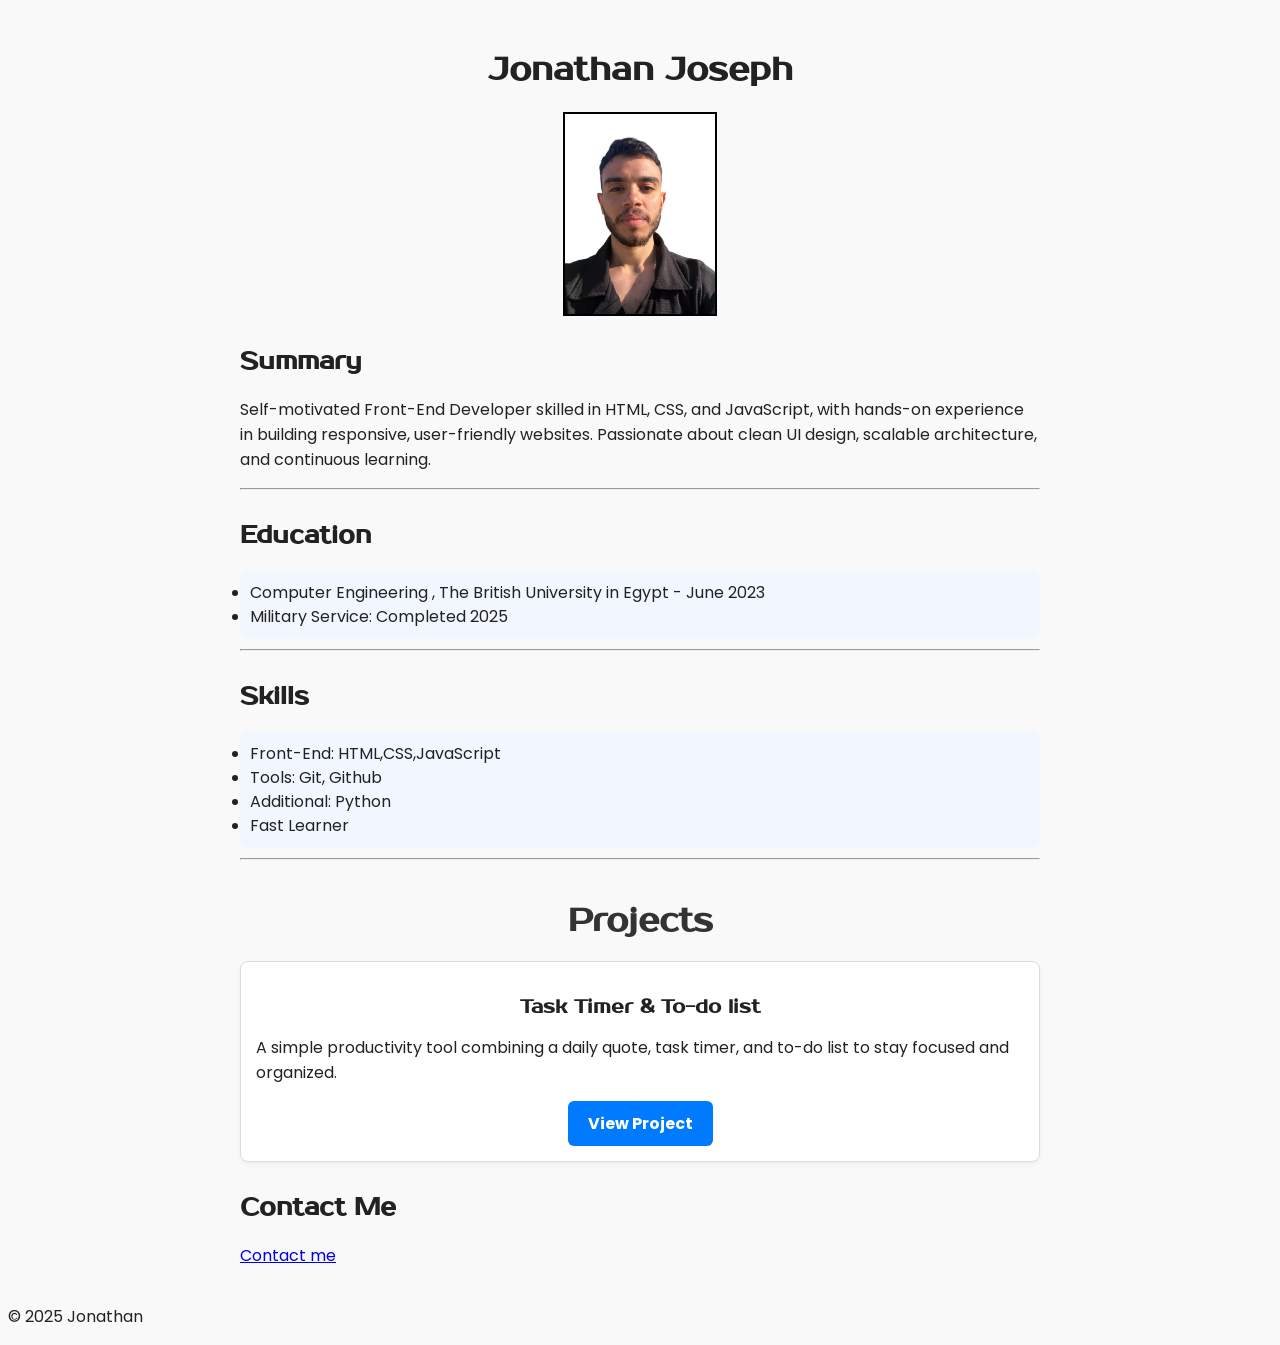
<file: My own Projects/Capstone Project 1/index.html>
<!DOCTYPE html> 
<html lang="en">
<head>
    <meta charset="UTF-8">
    <meta name="viewport" content="width=device-width, initial-scale=1.0">
    <title>Jonathan's Portfolio</title>
    <link rel="stylesheet" href="./styling.css" />
    <link rel="preconnect" href="https://fonts.googleapis.com">
<link rel="preconnect" href="https://fonts.gstatic.com" crossorigin>
<link href="https://fonts.googleapis.com/css2?family=Caveat:wght@400..700&family=Poppins:ital,wght@0,100;0,200;0,300;0,400;0,500;0,600;0,700;0,800;0,900;1,100;1,200;1,300;1,400;1,500;1,600;1,700;1,800;1,900&family=Prosto+One&display=swap" rel="stylesheet"><link rel="preconnect" href="https://fonts.googleapis.com">
</head>

<body class="prosto-one-regular">
<div class="container">
    <h1>Jonathan Joseph</h1>
    <img src="./photo_2025-04-27_16-38-19 (2)-Photoroom.png" height="200">
    <h2>Summary</h2>
    <p>Self-motivated Front-End Developer skilled in HTML, CSS, and JavaScript, with hands-on experience in building responsive, user-friendly websites. Passionate about clean UI design, scalable architecture, and continuous learning.</p>
    <hr />
    <h2>Education</h2>
        <ul class="education-list">
            <li>Computer Engineering , The British University in Egypt - June 2023</li>
            <li>Military Service: Completed 2025</li>
        </ul>
        <hr />
    <h2>Skills</h2>
        <ul class="skills">
            <li>Front-End: HTML,CSS,JavaScript</li>
            <li>Tools: Git, Github</li>
            <li>Additional: Python</li>
                        <li>Fast Learner</li>

        </ul>    
        <hr />
        <h2 class="projects">Projects</h2>
        <div class="project-section">
            <h3>Task Timer & To-do list</h3>
            <p>A simple productivity tool combining a daily quote, task timer, and to-do list to stay focused and organized.</p>
            <div class="project-link">
            <a href="https://jonathannassif.github.io/html-dailyquote/" target="_blank">View Project</a>
        </div></div>

      <h2>Contact Me</h2>
    <a href="./Contact.html">Contact me</a>
</div>
    <footer>
    <p>© 2025 Jonathan</p>
  </footer>
</body>
</html>
</file>
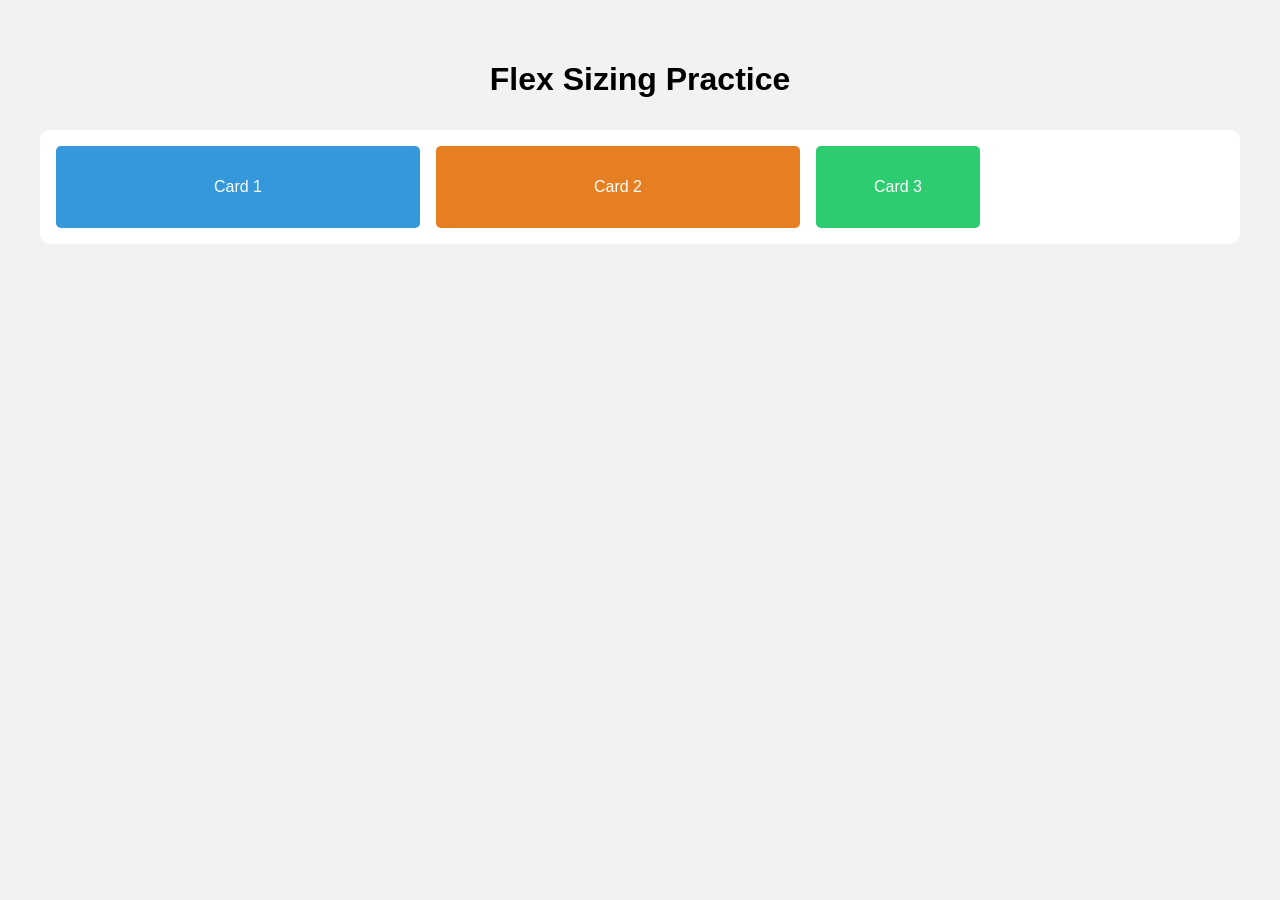
<file: My own Projects/FlexBox-Exercise/index.html>
<!DOCTYPE html>
<html lang="en">
<head>
  <meta charset="UTF-8">
  <meta name="viewport" content="width=device-width, initial-scale=1.0">
  <title>Flexbox Practice</title>
  <link rel="stylesheet" href="styling.css">
</head>
<body>

  <h1>Flex Sizing Practice</h1>

  <div class="flex-container">
    <div class="card card1">Card 1</div>
    <div class="card card2">Card 2</div>
    <div class="card card3">Card 3</div>
  </div>

</body>
</html>
</file>
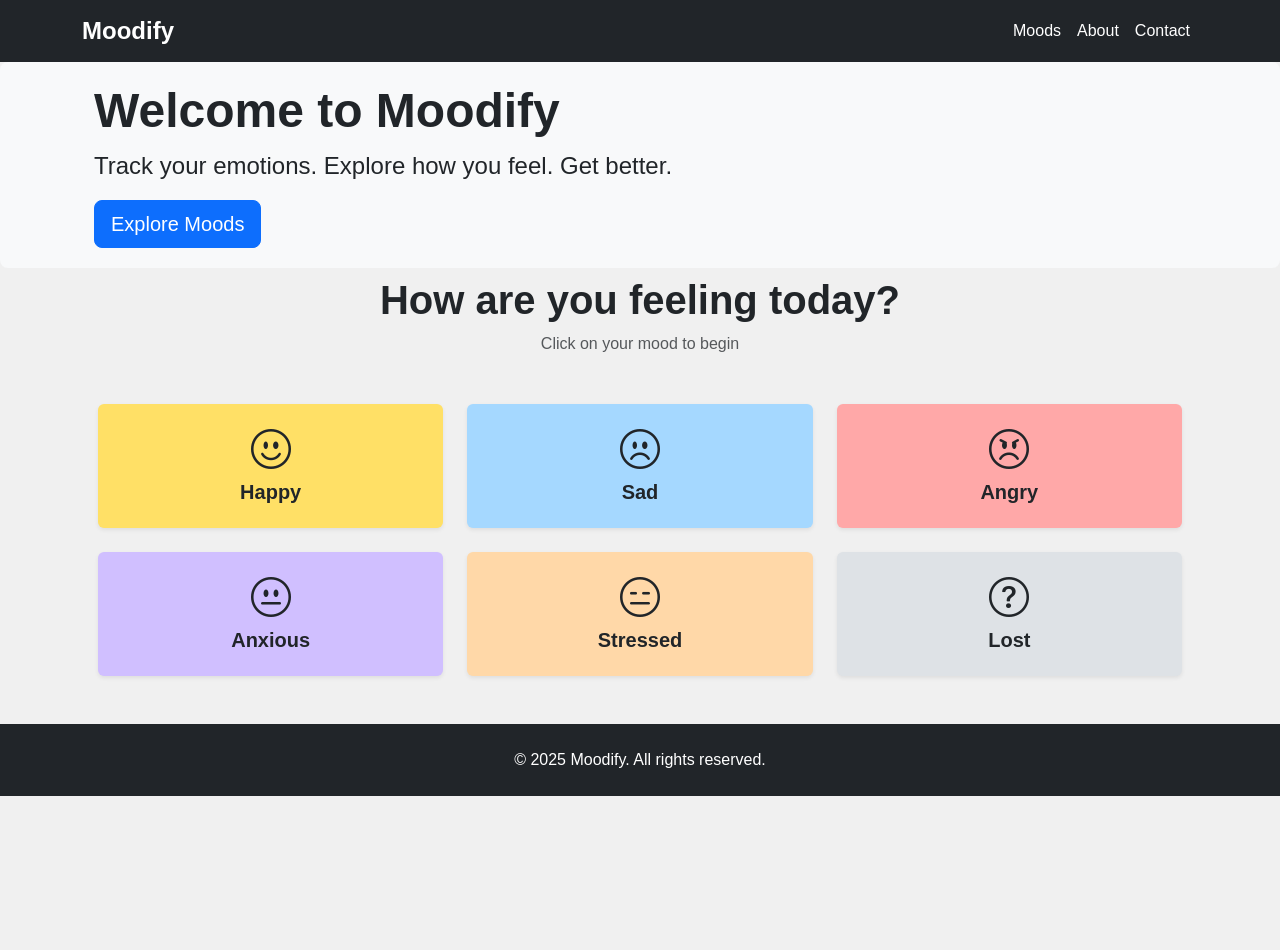
<file: My own Projects/Fun Website/index.html>
<!DOCTYPE html>
<html lang="en">
  <head>
    <meta charset="UTF-8" />
    <meta name="viewport" content="width=device-width, initial-scale=1.0" />
    <title>Mood Website</title>
    <link
      href="https://cdn.jsdelivr.net/npm/bootstrap@5.3.7/dist/css/bootstrap.min.css"
      rel="stylesheet"
      integrity="sha384-LN+7fdVzj6u52u30Kp6M/trliBMCMKTyK833zpbD+pXdCLuTusPj697FH4R/5mcr"
      crossorigin="anonymous"
    />
    <link href="./style.css" rel="stylesheet" />
    <link
  rel="stylesheet"
  href="https://cdn.jsdelivr.net/npm/bootstrap-icons@1.10.5/font/bootstrap-icons.css"
/>
  </head>

  <body>
     <main class="mb-5">
    <section>
        <nav class="navbar navbar-expand-lg navbar-dark bg-dark">
  <div class="container">
    <a class="navbar-brand" href="#">Moodify</a>
    <button class="navbar-toggler" data-bs-toggle="collapse" data-bs-target="#nav">
      <span class="navbar-toggler-icon"></span>
    </button>
    <div class="collapse navbar-collapse" id="nav">
      <ul class="navbar-nav ms-auto">
        <li class="nav-item"><a class="nav-link" href="#moods">Moods</a></li>
        <li class="nav-item"><a class="nav-link" href="#about">About</a></li>
        <li class="nav-item"><a class="nav-link" href="#contact">Contact</a></li>
      </ul>
    </div>
  </div>
</nav>
    </section>


<div class="p-1 mb-2 mb-2 bg-light rounded-3">
  <div class="container">
    <div class="container-fluid py-3">
    <h1 class="display-5 fw-bold">Welcome to Moodify</h1>
    <p class="col-md-8 fs-4">Track your emotions. Explore how you feel. Get better.</p>
<a href="#moods" class="btn btn-primary btn-lg">Explore Moods</a>
  </div>
</div>
</div>



  <div class="container mb-3">
  <div class="text-center mb-2">
    <h1 class="fw-bold">How are you feeling today?</h1>
    <p class="text-muted">Click on your mood to begin</p>
  </div>

  <div id="moods" class="my-4 row g-4 justify-content-center px-3">

    <!-- Happy -->
    <div class="col-md-4 col-sm-6">
      <a href="./emotions/happy.html" class="text-decoration-none">
        <div class="card text-center border-0 shadow-sm h-100 hover-scale" style="background-color: #ffe066;">
          <div class="card-body">
            <i class="bi bi-emoji-smile fs-1 mb-2"></i>
            <h5 class="card-title fw-bold text-dark">Happy</h5>
          </div>
        </div>
      </a>
    </div>

    <!-- Sad -->
    <div class="col-md-4 col-sm-6">
      <a href="./emotions/sad.html" class="text-decoration-none">
        <div class="card text-center border-0 shadow-sm h-100 hover-scale" style="background-color: #a5d8ff;">
          <div class="card-body">
            <i class="bi bi-emoji-frown fs-1 mb-2"></i>
            <h5 class="card-title fw-bold text-dark">Sad</h5>
          </div>
        </div>
      </a>
    </div>

    <!-- Angry -->
    <div class="col-md-4 col-sm-6">
      <a href="./emotions/angry.html" class="text-decoration-none">
        <div class="card text-center border-0 shadow-sm h-100 hover-scale" style="background-color: #ffa8a8;">
          <div class="card-body">
            <i class="bi bi-emoji-angry fs-1 mb-2"></i>
            <h5 class="card-title fw-bold text-dark">Angry</h5>
          </div>
        </div>
      </a>
    </div>

    <!-- Anxious -->
    <div class="col-md-4 col-sm-6">
      <a href="./emotions/anxious.html" class="text-decoration-none">
        <div class="card text-center border-0 shadow-sm h-100 hover-scale" style="background-color: #d0bfff;">
          <div class="card-body">
            <i class="bi bi-emoji-neutral fs-1 mb-2"></i>
            <h5 class="card-title fw-bold text-dark">Anxious</h5>
          </div>
        </div>
      </a>
    </div>

    <!-- Stressed -->
    <div class="col-md-4 col-sm-6">
      <a href="./emotions/stressed.html" class="text-decoration-none">
        <div class="card text-center border-0 shadow-sm h-100 hover-scale" style="background-color: #ffd8a8;">
          <div class="card-body">
            <i class="bi bi-emoji-expressionless fs-1 mb-2"></i>
            <h5 class="card-title fw-bold text-dark">Stressed</h5>
          </div>
        </div>
      </a>
    </div>

    <!-- Lost -->
    <div class="col-md-4 col-sm-6">
      <a href="./emotions/lost.html" class="text-decoration-none">
        <div class="card text-center border-0 shadow-sm h-100 hover-scale" style="background-color: #dee2e6;">
          <div class="card-body">
            <i class="bi bi-question-circle fs-1 mb-2"></i>
            <h5 class="card-title fw-bold text-dark">Lost</h5>
          </div>
        </div>
      </a>
    </div>

  </div>
</div>
<footer class="bg-dark text-white text-center py-4 mt-5">
  &copy; 2025 Moodify. All rights reserved.
</footer>

</main>
  </body>
  <script src="https://cdn.jsdelivr.net/npm/bootstrap@5.3.7/dist/js/bootstrap.bundle.min.js"></script>

</html>
</file>
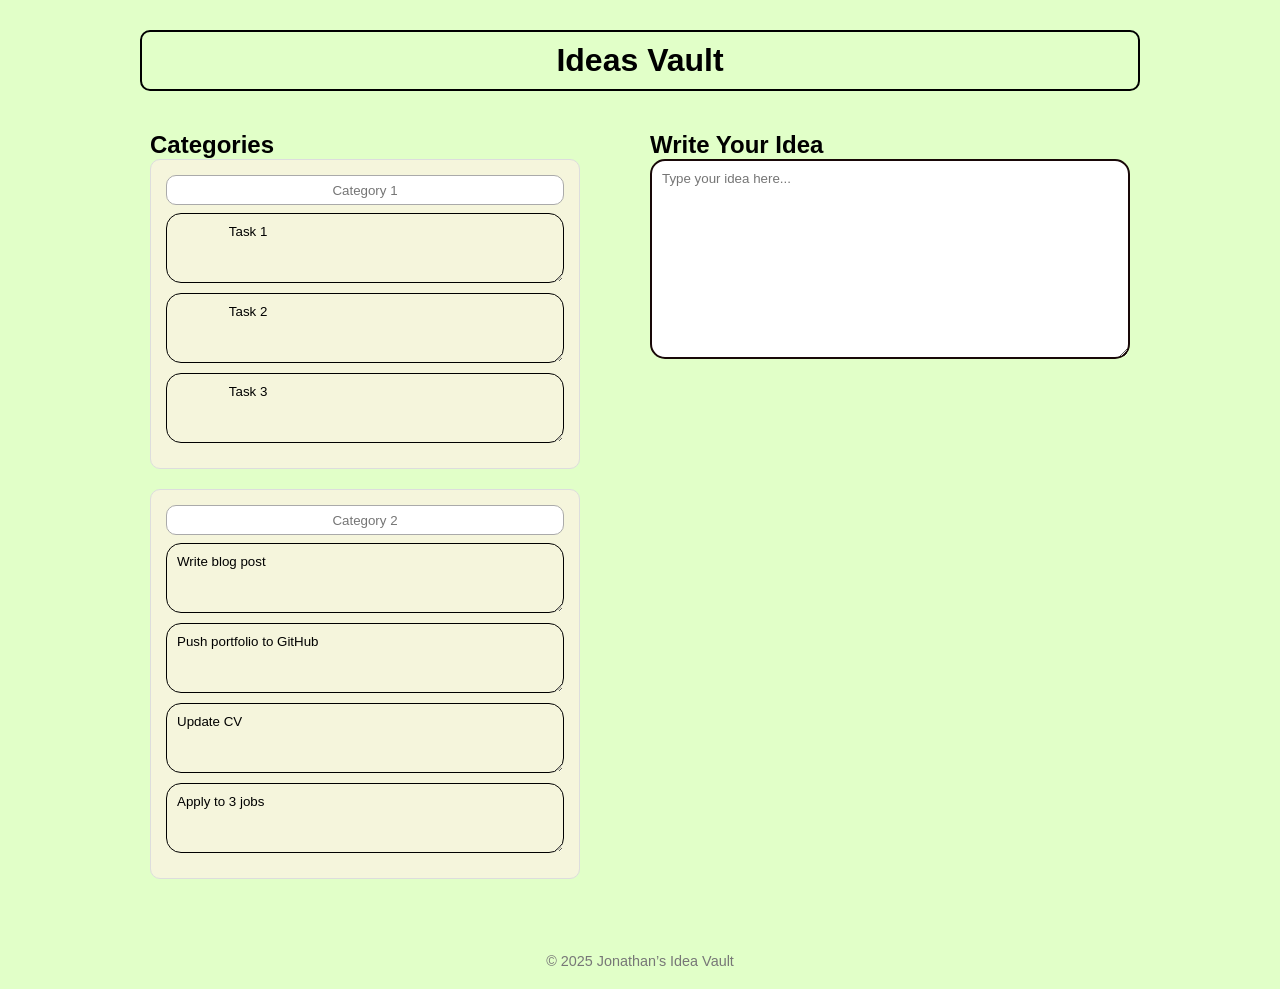
<file: My own Projects/Idea-Vault/index.html>
<!DOCTYPE html>
<html lang="en">
<head>
  <meta charset="UTF-8" />
  <meta name="viewport" content="width=device-width, initial-scale=1.0" />
  <title>Ideas Vault</title>
  <link rel="stylesheet" href="./styling.css" />
</head>

<body>
  <div class="container">
    <h1>Ideas Vault</h1>

    <div class="main">
      <!-- Left Section: Categories -->
      <div class="left">
        <h2>Categories</h2>

        <div class="category">
          <input class="inputs" type="text" placeholder="Category 1"> 
            <textarea>
              Task 1
            </textarea>
            <textarea>
              Task 2              
            </textarea>
            <textarea>
              Task 3 
            </textarea>
        </div>

        <div class="category">
          <input class="inputs" type="text" placeholder="Category 2"/>
            <textarea>Write blog post</textarea>
            <textarea>Push portfolio to GitHub</textarea>
            <textarea>Update CV</textarea>
            <textarea>Apply to 3 jobs</textarea>
        </div>
      </div>

      <!-- Right Section: Write Box -->
      <div class="right">
        <h2>Write Your Idea</h2>
        <textarea placeholder="Type your idea here..."></textarea>
      </div>
    </div>
  </div>
  <footer>
  <p>© 2025 Jonathan’s Idea Vault</p>
</footer>

</body>
</html>
</file>
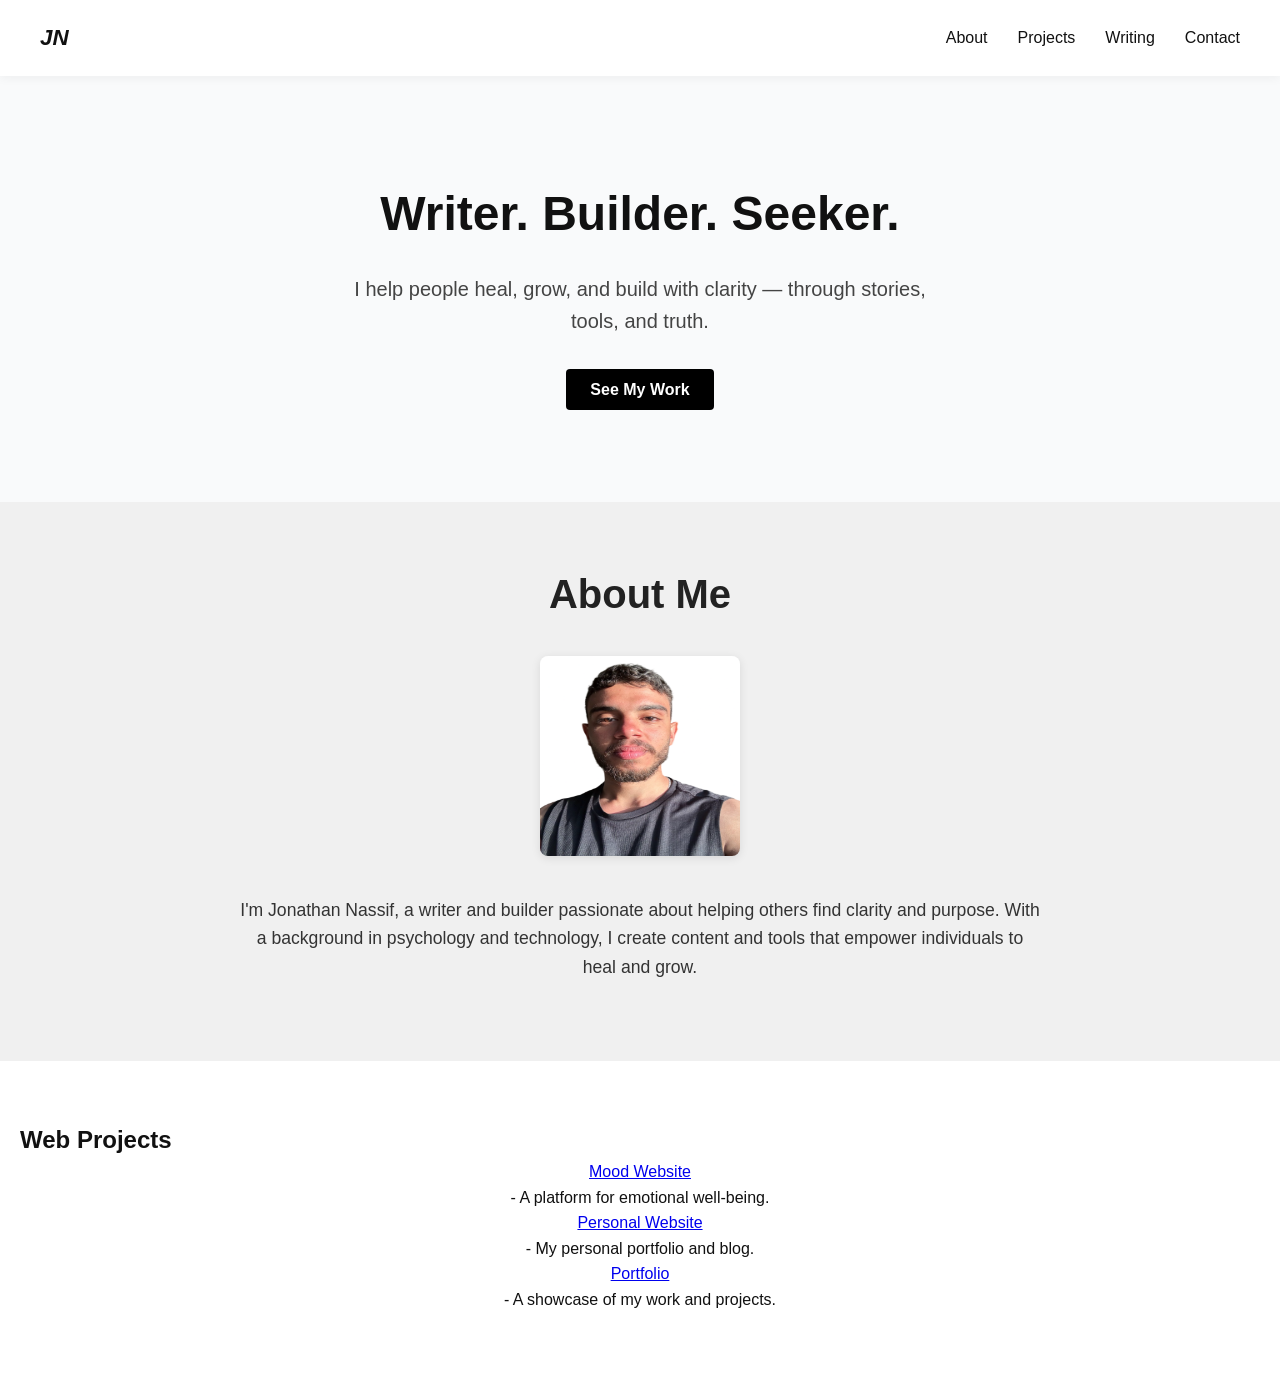
<file: My own Projects/Personal_Website/index.html>
<!DOCTYPE html>
<html lang="en">
<head>
  <meta charset="UTF-8">
  <meta name="viewport" content="width=device-width, initial-scale=1.0">
  <title>Jonathan Nassif</title>
  <link rel="stylesheet" href="style.css">
</head>
<body>

  <header>
    <nav class="navbar">
      <div class="logo">JN</div>
      <ul class="nav-links">
        <li><a href="#About">About</a></li>
        <li><a href="#">Projects</a></li>
        <li><a href="#">Writing</a></li>
        <li><a href="#">Contact</a></li>
      </ul>
    </nav>
  </header>

  <section class="hero">
    <h1>Writer. Builder. Seeker.</h1>
    <p>I help people heal, grow, and build with clarity — through stories, tools, and truth.</p>
    <a href="https://jonathannassif.github.io/Mood-Website/index.html" class="cta">See My Work</a>
  </section>

  <section class="about-me" id="About">
    <h2>About Me</h2>
    <img class="intro-pic" src="./images/Jonathan white.png" height="200" width="200" alt="Jonathan Nassif">
    <p>I'm Jonathan Nassif, a writer and builder passionate about helping others find clarity and purpose. With a background in psychology and technology, I create content and tools that empower individuals to heal and grow.</p>
  </section>

  <section class="web-projects">
    <h2>Web Projects</h2>
    <ul class="project-list">
      <li><a href="https://jonathannassif.github.io/Mood-Website/index.html">Mood Website</a> <p>- A platform for emotional well-being.</p></li>
      <li><a href="https://jonathannassif.github.io/Personal_Website/index.html">Personal Website</a><p> - My personal portfolio and blog.</p></li>
      <li><a href="https://jonathannassif.github.io/Portfolio/index.html">Portfolio</a><p> - A showcase of my work and projects.</p></li>
    </ul>
  </section>

  </body>
</html>
</file>
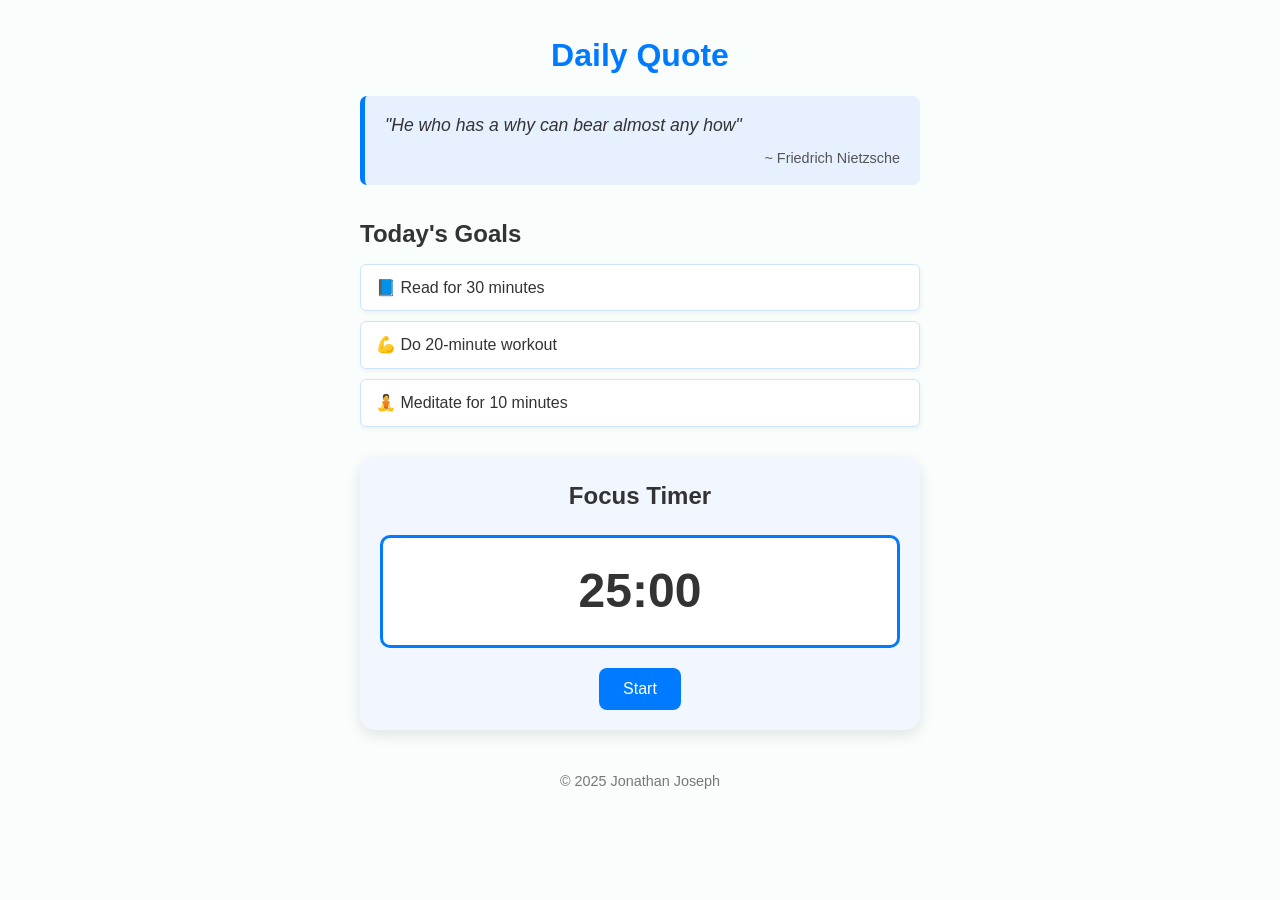
<file: My own Projects/Quote/index.html>
<!DOCTYPE html>
<html lang="en">
<head>
  <meta charset="UTF-8" />
  <meta name="viewport" content="width=device-width, initial-scale=1.0"/>
  <title>Daily Quote</title>
  <link rel="stylesheet" href="./styling.css" />
</head>

<body>
  <div class="container">
    <header>
      <h1>Daily Quote</h1>
      <blockquote>
        <p>"He who has a why can bear almost any how"</p>
        <footer>~ Friedrich Nietzsche</footer>
      </blockquote>
    </header>

    <section class="goals"> <!-- What is Section-->
      <h2>Today's Goals</h2>
      <ul>
        <li class="goal">📘 Read for 30 minutes</li>
        <li class="goal">💪 Do 20-minute workout</li>
        <li class="goal">🧘 Meditate for 10 minutes</li>
      </ul>

      
    </section>

    <section class="timer-section">
      <!--Why The focus timer text not in the div-->
      <h2>Focus Timer</h2>
      <div class="timer-box">25:00</div>
      <button class="start-btn">Start</button> <!--What is button-->
    </section>

    <footer class="footer">
      <p>© 2025 Jonathan Joseph</p>
    </footer>
  </div>
</body>
</html>
</file>
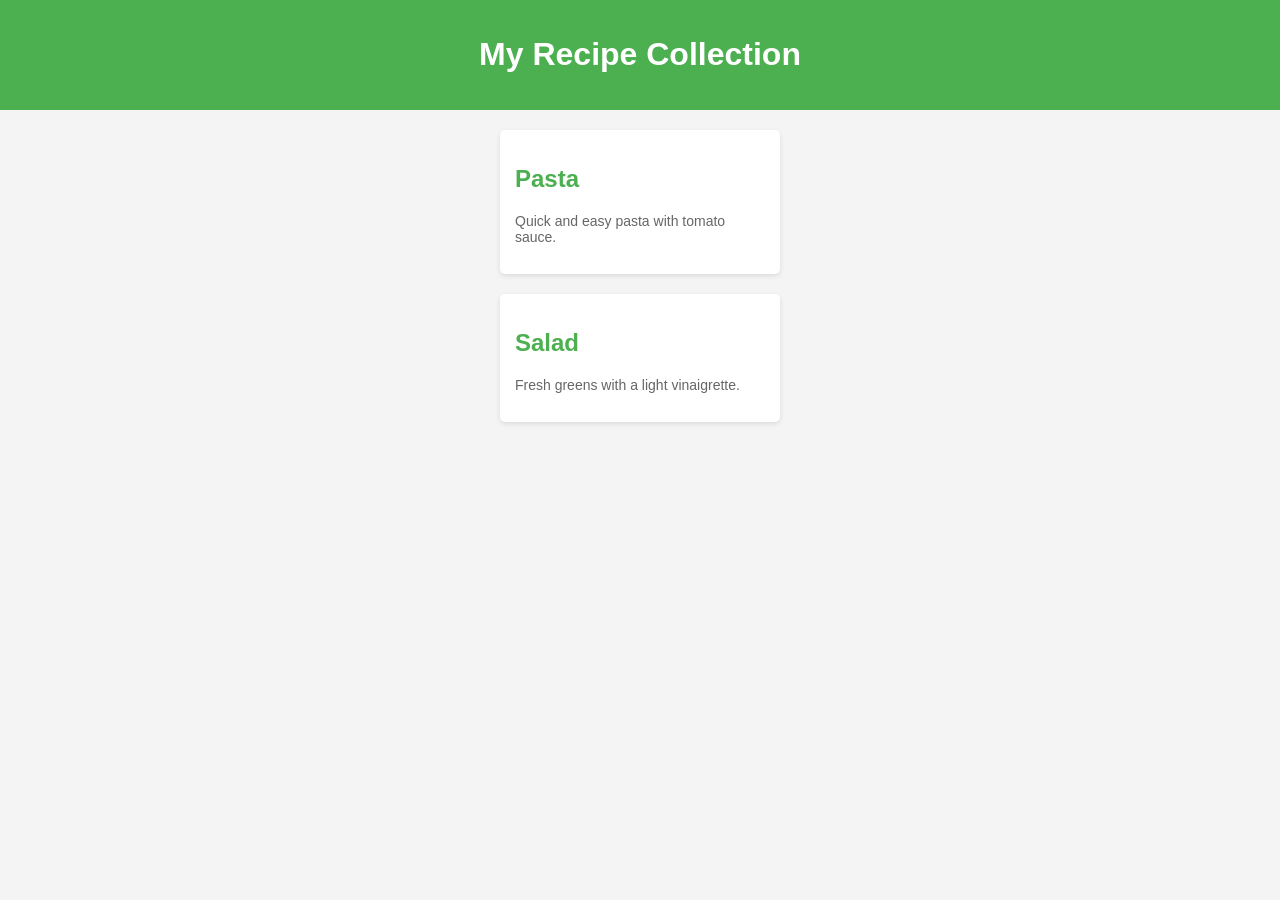
<file: My own Projects/Recipe-Cards/index.html>
<!DOCTYPE html>
<html lang="en">
<head>
    <meta charset="UTF-8">
    <meta name="viewport" content="width=device-width, initial-scale=1.0">
    <title>Recipe Card</title>
    <link href="./styling.css" rel="stylesheet">
</head>
<body>
    <header>
        <h1>My Recipe Collection</h1>
    </header>
    <div class="card">
        <h2>Pasta</h2>
        <p>Quick and easy pasta with tomato sauce.</p>
    </div>
    <div class="card">
        <h2>Salad</h2>
        <p>Fresh greens with a light vinaigrette.</p>
    </div>
</body>
</html>
</file>
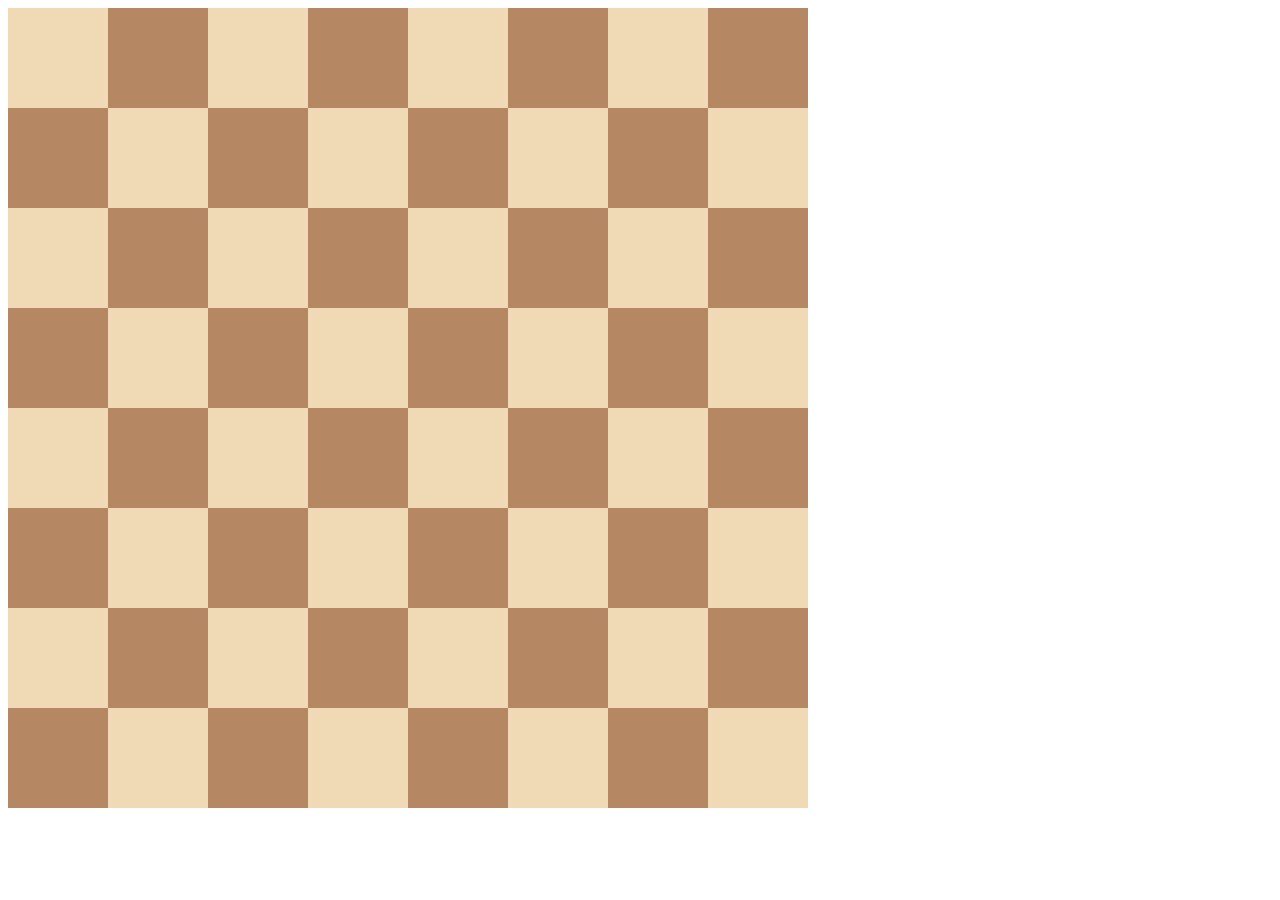
<file: Udemy Course/Extracted Files/10.0 Display Grid/index.html>
<!DOCTYPE html>
<html>

<head>
  <title>Chessboard</title>
  <style>
    /* Write your code here */
    /* Each square should be 100px by 100px */
    /* My colours for white: #f0d9b5, black: #b58863 */

    .container{
      width: 800px;
      display: grid;
      grid-template-columns: 1fr 1fr 1fr 1fr 1fr 1fr 1fr 1fr;
      grid-template-rows: 1fr 1fr 1fr 1fr 1fr 1fr 1fr 1fr;
      
    }

    .white{
      background-color: #f0d9b5;
      width: 100px;
      height: 100px;
    }
    
    .black{
      background-color: #b58863;
      width: 100px;
      height: 100px;
    }
  </style>
</head>

<body>
  <div class="container">
    <div class="white"></div>
    <div class="black"></div>
    <div class="white"></div>
    <div class="black"></div>
    <div class="white"></div>
    <div class="black"></div>
    <div class="white"></div>
    <div class="black"></div>
    <div class="black"></div>
    <div class="white"></div>
    <div class="black"></div>
    <div class="white"></div>
    <div class="black"></div>
    <div class="white"></div>
    <div class="black"></div>
    <div class="white"></div>
    <div class="white"></div>
    <div class="black"></div>
    <div class="white"></div>
    <div class="black"></div>
    <div class="white"></div>
    <div class="black"></div>
    <div class="white"></div>
    <div class="black"></div>
    <div class="black"></div>
    <div class="white"></div>
    <div class="black"></div>
    <div class="white"></div>
    <div class="black"></div>
    <div class="white"></div>
    <div class="black"></div>
    <div class="white"></div>
    <div class="white"></div>
    <div class="black"></div>
    <div class="white"></div>
    <div class="black"></div>
    <div class="white"></div>
    <div class="black"></div>
    <div class="white"></div>
    <div class="black"></div>
    <div class="black"></div>
    <div class="white"></div>
    <div class="black"></div>
    <div class="white"></div>
    <div class="black"></div>
    <div class="white"></div>
    <div class="black"></div>
    <div class="white"></div>
    <div class="white"></div>
    <div class="black"></div>
    <div class="white"></div>
    <div class="black"></div>
    <div class="white"></div>
    <div class="black"></div>
    <div class="white"></div>
    <div class="black"></div>
    <div class="black"></div>
    <div class="white"></div>
    <div class="black"></div>
    <div class="white"></div>
    <div class="black"></div>
    <div class="white"></div>
    <div class="black"></div>
    <div class="white"></div>
  </div>
</body>

</html>
</file>
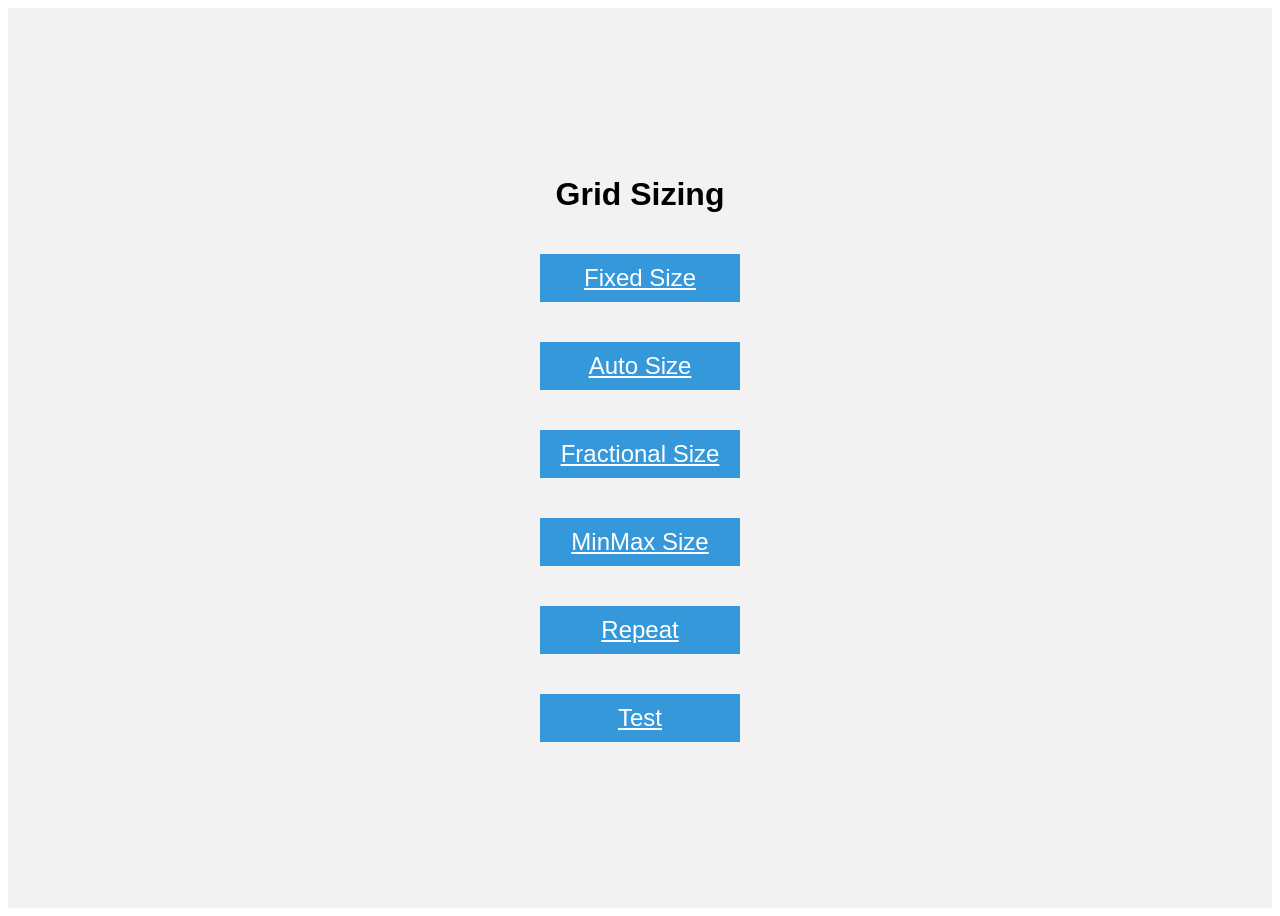
<file: Udemy Course/Extracted Files/10.1 Grid Sizing/index.html>
<!DOCTYPE html>
<html lang="en">

<head>
  <meta charset="UTF-8">
  <meta name="google" content="notranslate">
  <meta name="viewport" content="width=device-width, initial-scale=1.0">
  <title>Grid Fundamentals</title>
  <style>
    body {
      font-family: sans-serif;
    }

    .container {
      display: flex;
      justify-content: center;
      align-items: center;
      flex-direction: column;
      height: 100vh;
      background-color: #f2f2f2;
    }

    .item {
      width: 200px;
      margin: 20px;
      background-color: #3498db;
      color: #fff;
      text-align: center;
      line-height: 2;
      font-size: 24px;
    }
  </style>
</head>

<body>
  <div class="container">
    <h1>Grid Sizing</h1>
    <a class="item" href="./fixed-size.html">Fixed Size</a>
    <a class="item" href="./auto-size.html">Auto Size</a>
    <a class="item" href="./fractional-size.html">Fractional Size</a>
    <a class="item" href="./minmax-size.html">MinMax Size</a>
    <a class="item" href="./repeat.html">Repeat</a>
    <a class="item" href="./test.html">Test</a>


  </div>
</body>

</html>
</file>
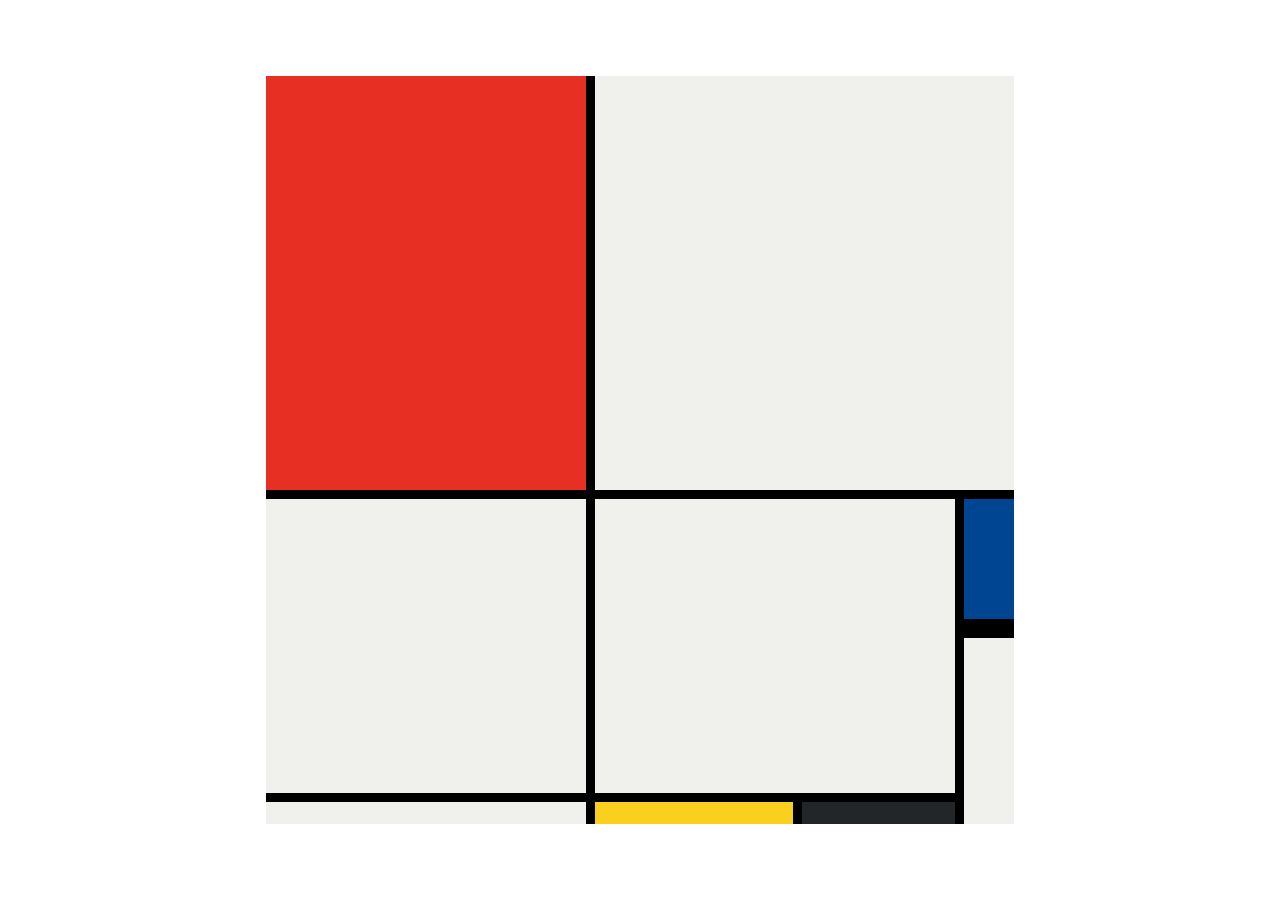
<file: Udemy Course/Extracted Files/10.3 Mondrian Project/index.html>
<!DOCTYPE html>
<html lang="en">

<head>
  <meta charset="UTF-8">
  <meta name="viewport" content="width=device-width, initial-scale=1.0">
  <title>Mondrian Project</title>
  <style>
    /* 
    Write your CSS here 
    Gap Colour: #000
    White: #F0F1EC
    Red: #E72F24
    Black: #232629
    Blue: #004592
    Yellow: #F9D01E

    For dimensions, see dimensions.png image.
    HINT: Remember you can't change the properties of grid lines.
    But grid lines are transparent!
    */
    body{
      display: flex;
      justify-content: center;
      align-items: center;
      height: 100vh;
      margin: 0;
      padding: 0;
    }

    .container{
      display: grid;
      height:748px;
      width: 748px;
      grid-template-columns: 320px 198px 153px 50px;
      grid-template-rows: 414px 130px 155px 22px;
      background-color: black;
      gap: 9px;
    }

    .item{
      background-color: #F0F1EC ;
    }

    .white1{
      grid-column: span 3;
    }

    .white2{
      grid-row: span 2;
    }

    .white3{
      grid-column: span 2;
      grid-row: span 2;
    }

    .white4{
      grid-row: span 2;
    }

    .red{
      background-color: #E72F24 ;
    }

    .blue{
      background-color: #004592;
      border-bottom: 10px solid black;
    }

    .yellow{
      background-color: #F9D01E;
    }

    .black{
      background-color: #232629;
    }
  </style>
</head>

<body>
  <!-- Write your HTML here -->
   <div class="container">
    <div class="item red"></div>
    <div class="item white1"></div>
    <div class="item white2"></div>
    <div class="item white3"></div>

    <div class="item blue"></div>
    <div class="item white4"></div>
    <div class="item white5"></div>

    <div class="item yellow"></div>
    <div class="item black"></div>
   </div>
</body>

</html>
</file>
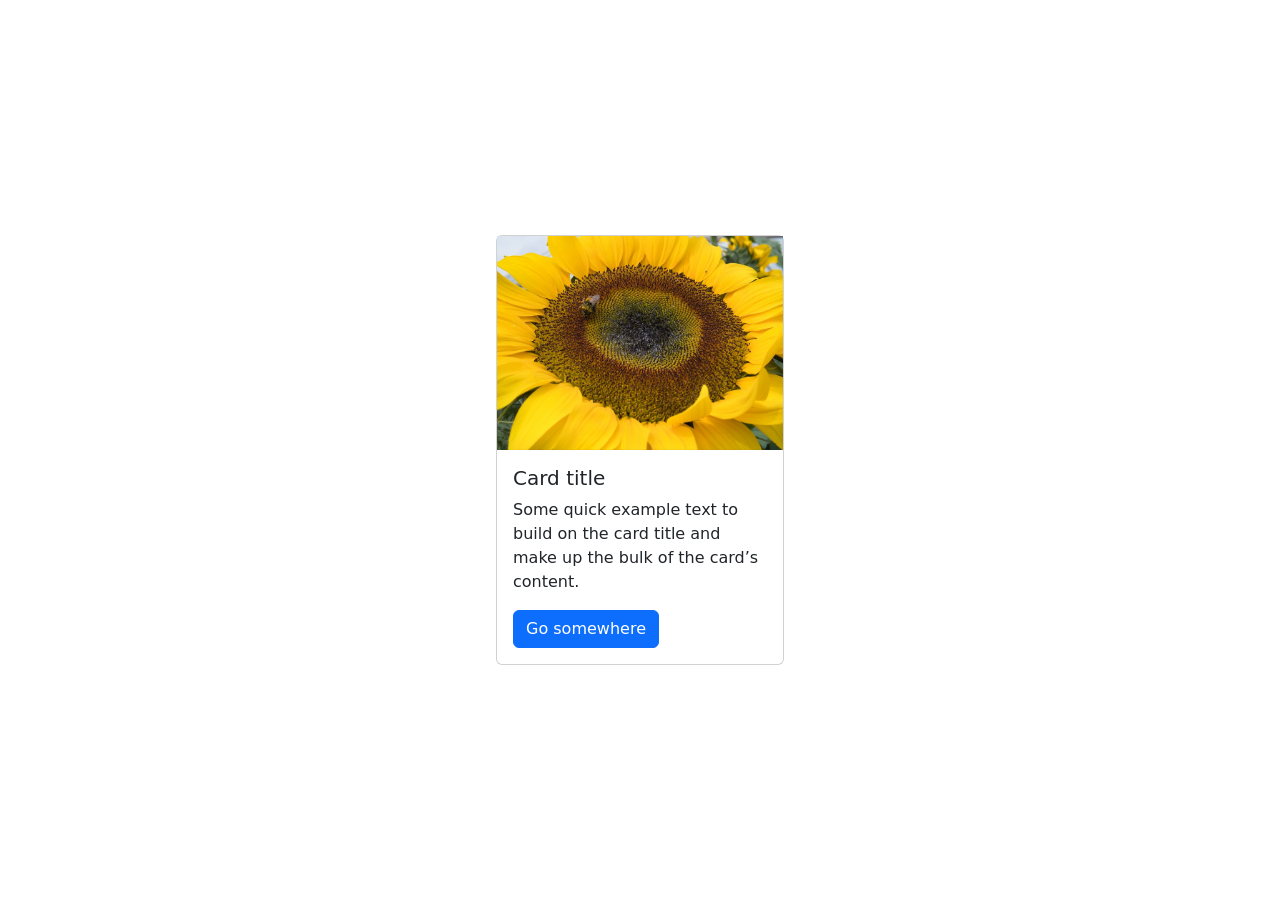
<file: Udemy Course/Extracted Files/11.0 Bootstrap Intro/index.html>
<!doctype html>
<html lang="en">

<head>
  <meta charset="utf-8">
  <meta name="viewport" content="width=device-width, initial-scale=1">
  <title>Bootstrap</title>
  <!-- TODO 1: Add the Bootstrap link here. -->
   <link href="https://cdn.jsdelivr.net/npm/bootstrap@5.3.7/dist/css/bootstrap.min.css" rel="stylesheet" integrity="sha384-LN+7fdVzj6u52u30Kp6M/trliBMCMKTyK833zpbD+pXdCLuTusPj697FH4R/5mcr" crossorigin="anonymous"> 
  <style>
    .flex-container {
      display: flex;
      justify-content: center;
      align-items: center;
      height: 100vh;
    }
    /* TODO 4: Use flexbox to center the card in the vertical and horizontal center. */
  </style>
</head>

<body>
  <div class="flex-container">
    <!-- TODO 2: Add the Bootstrap Prebuilt Card here -->
     <div class="card" style="width: 18rem;">
  <img src="./flower.jpg" class="card-image" alt="flower">
  <div class="card-body">
    <h5 class="card-title">Card title</h5>
    <p class="card-text">Some quick example text to build on the card title and make up the bulk of the card’s content.</p>
    <a href="#" class="btn btn-primary">Go somewhere</a>
  </div>
</div>
    <!-- TODO 3: Change the image src to display the flower.jpg image. -->
  </div>
</body>

</html>
</file>
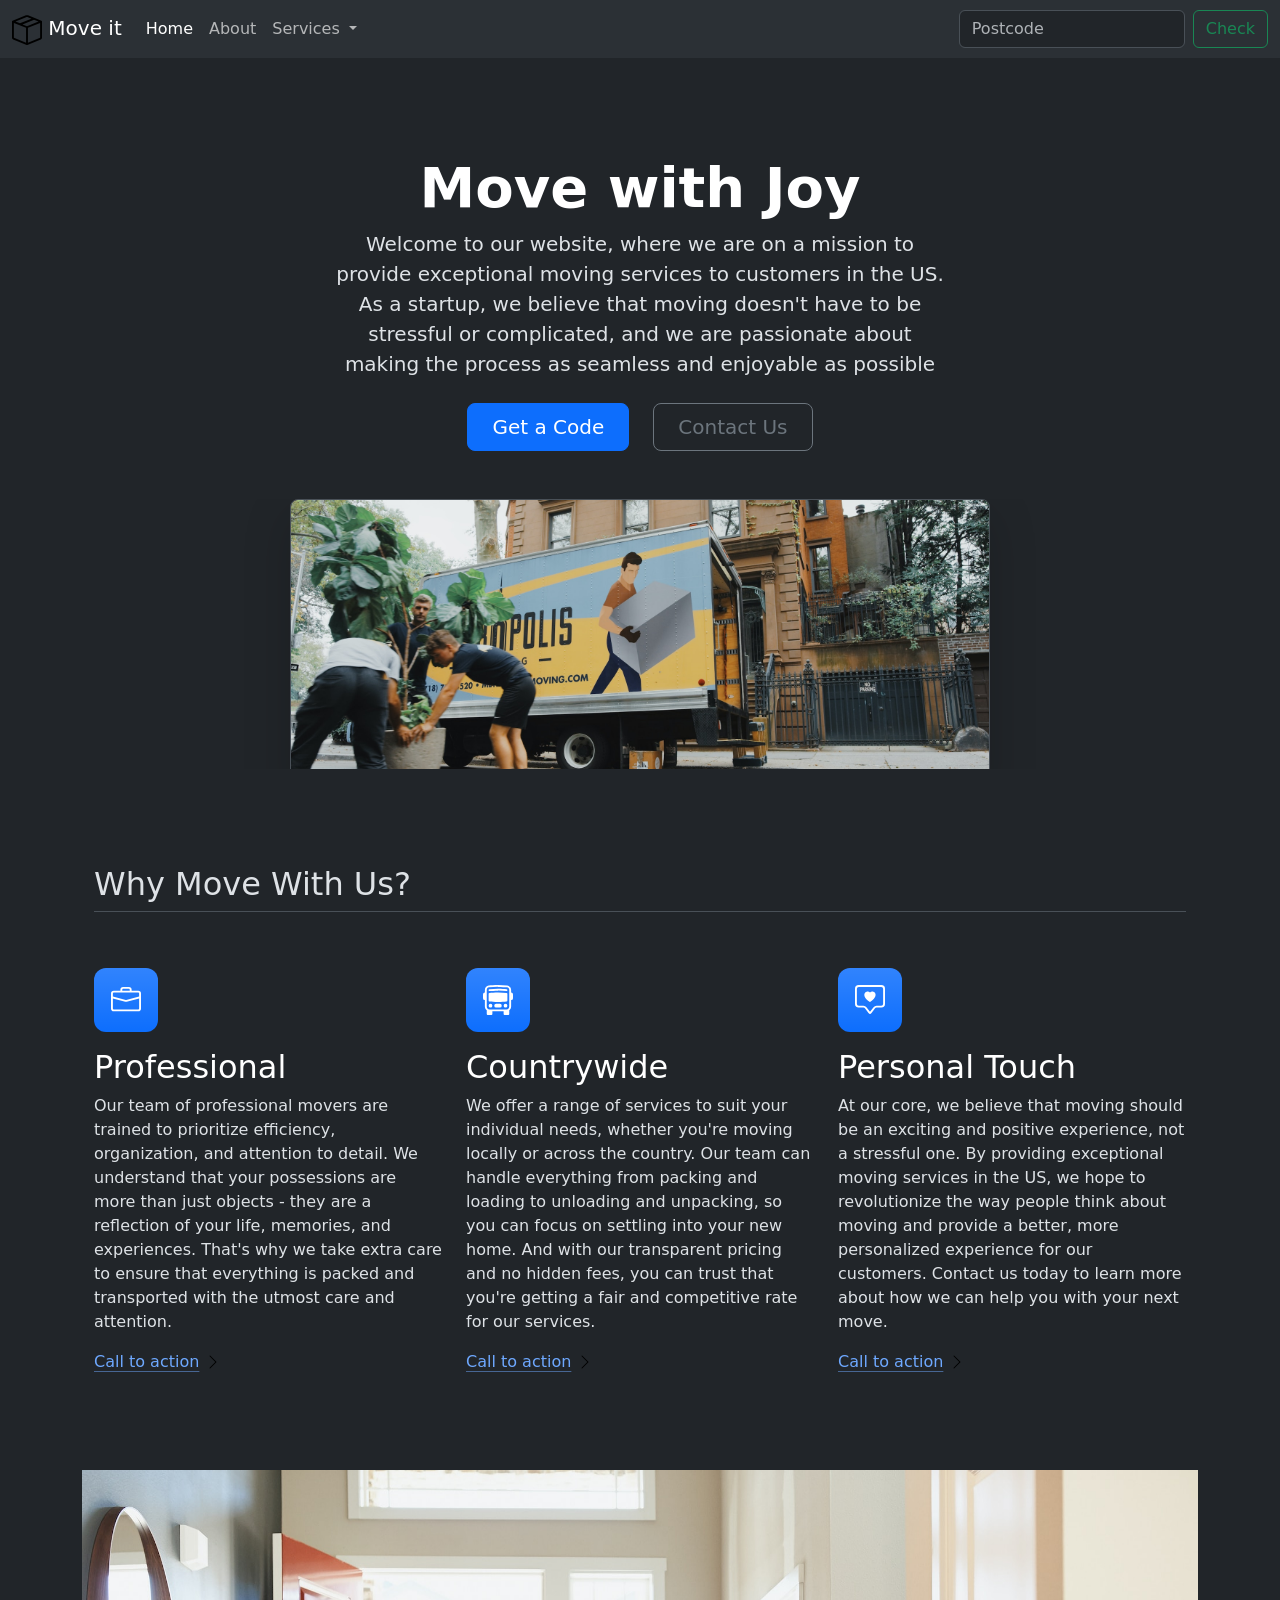
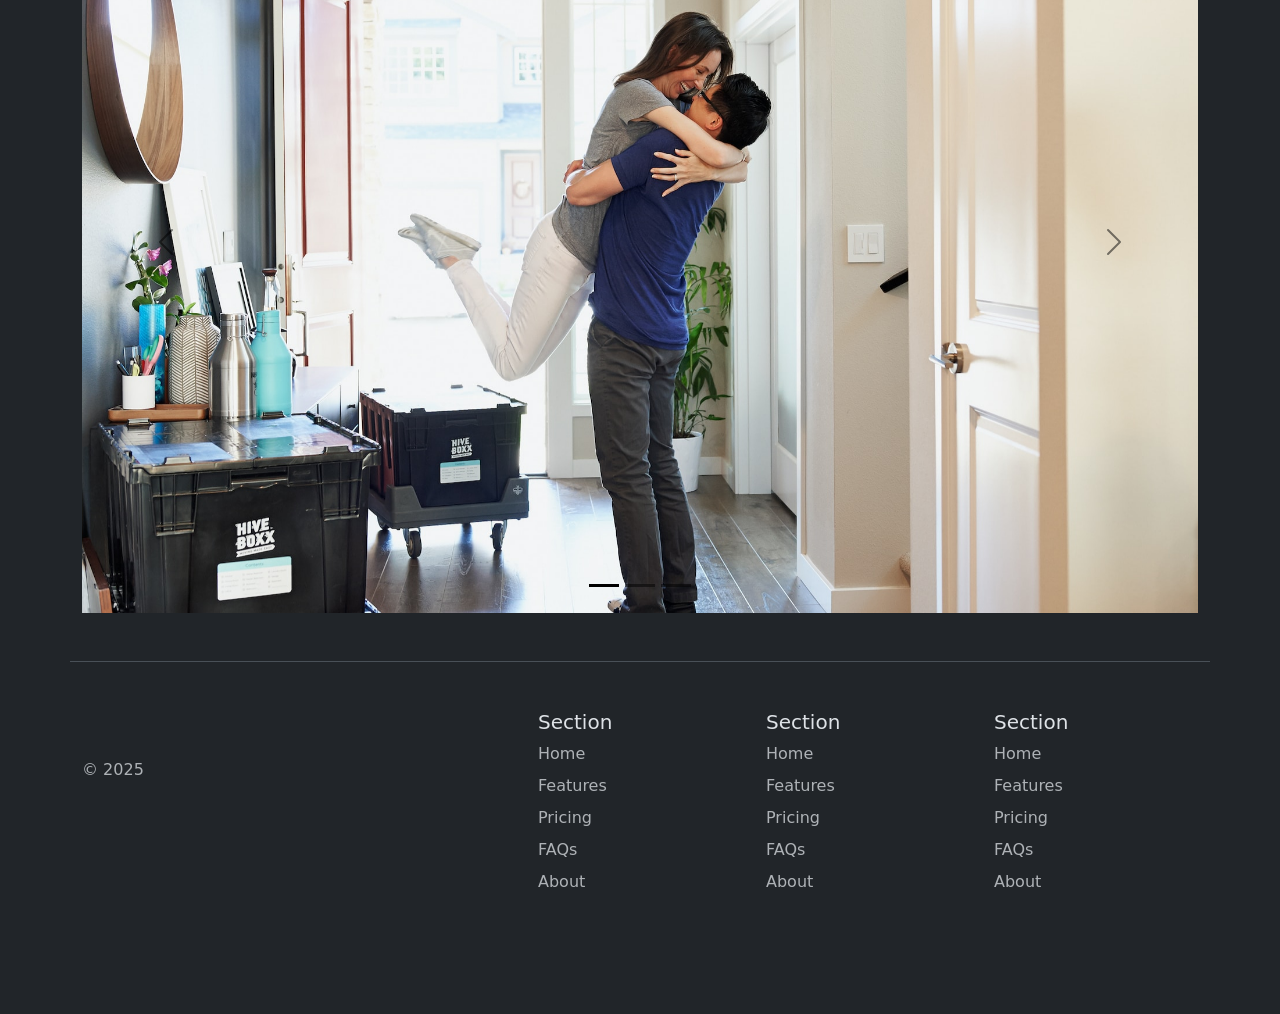
<file: Udemy Course/Extracted Files/11.2 Bootstrap Components/index.html>
<!DOCTYPE html>
<html lang="en" data-bs-theme="dark">
  <head>
    <meta charset="UTF-8" />
    <meta name="viewport" content="width=device-width, initial-scale=1.0" />
    <title>Bootstrap Components</title>
    <link
      href="https://cdn.jsdelivr.net/npm/bootstrap@5.3.0-alpha2/dist/css/bootstrap.min.css"
      rel="stylesheet"
      integrity="sha384-aFq/bzH65dt+w6FI2ooMVUpc+21e0SRygnTpmBvdBgSdnuTN7QbdgL+OapgHtvPp"
      crossorigin="anonymous"
    />
    <style>
      .feature-icon {
        width: 4rem;
        height: 4rem;
        border-radius: 0.75rem;
      }
    </style>
  </head>

  <body>
    <nav class="navbar navbar-expand-lg bg-body-tertiary">
      <div class="container-fluid">
        <a class="navbar-brand" href="#"
          ><img src="./box-seam.svg" alt="Move it brand icon" height="30" />
          Move it</a
        >
        <button
          class="navbar-toggler"
          type="button"
          data-bs-toggle="collapse"
          data-bs-target="#navbarSupportedContent"
          aria-controls="navbarSupportedContent"
          aria-expanded="false"
          aria-label="Toggle navigation"
        >
          <span class="navbar-toggler-icon"></span>
        </button>
        <div class="collapse navbar-collapse" id="navbarSupportedContent">
          <ul class="navbar-nav me-auto mb-2 mb-lg-0">
            <li class="nav-item">
              <a class="nav-link active" aria-current="page" href="#">Home</a>
            </li>
            <li class="nav-item">
              <a class="nav-link" href="#">About </a>
            </li>
            <li class="nav-item dropdown">
              <a
                class="nav-link dropdown-toggle"
                href="#"
                role="button"
                data-bs-toggle="dropdown"
                aria-expanded="false"
              >
                Services
              </a>
              <ul class="dropdown-menu">
                <li><a class="dropdown-item" href="#">Action</a></li>
                <li><a class="dropdown-item" href="#">Another action</a></li>
                <li><hr class="dropdown-divider" /></li>
                <li>
                  <a class="dropdown-item" href="#">Something else here</a>
                </li>
              </ul>
            </li>
          </ul>
          <form class="d-flex" role="search">
            <input
              class="form-control me-2"
              type="search"
              placeholder="Postcode"
              aria-label="Search"
            />
            <button class="btn btn-outline-success" type="submit">Check</button>
          </form>
        </div>
      </div>
    </nav>

    <div class="px-4 pt-5 my-5 text-center ">
      <h1 class="display-4 fw-bold text-body-emphasis">Move with Joy</h1>
      <div class="col-lg-6 mx-auto">
        <p class="lead mb-4">
          Welcome to our website, where we are on a mission to provide
          exceptional moving services to customers in the US. As a startup, we
          believe that moving doesn't have to be stressful or complicated, and
          we are passionate about making the process as seamless and enjoyable
          as possible
        </p>
        <div class="d-grid gap-2 d-sm-flex justify-content-sm-center mb-5">
          <button type="button" class="btn btn-primary btn-lg px-4 me-sm-3">
            Get a Code
          </button>
          <button type="button" class="btn btn-outline-secondary btn-lg px-4">
            Contact Us
          </button>
        </div>
      </div>
      <div class="overflow-hidden" style="max-height: 30vh">
        <div class="container px-5">
          <img
            src="./moving-van.jpg"
            class="img-fluid rounded-3 border shadow-lg mb-4"
            alt="Example image"
            width="700"
            height="500"
            loading="lazy"
          />
        </div>
      </div>
    </div>

    <div class="container px-4 py-5" id="featured-3">
      <h2 class="pb-2 border-bottom">Why Move With Us?</h2>
      <div class="row g-4 py-5 row-cols-1 row-cols-lg-3">
        <div class="feature col">
          <div
            class="feature-icon d-inline-flex align-items-center justify-content-center text-bg-primary bg-gradient fs-2 mb-3"
          >
            <img src="./briefcase.svg" alt="briefcase" height="30" />
          </div>
          <h3 class="fs-2 text-body-emphasis">Professional</h3>
          <p>
            Our team of professional movers are trained to prioritize
            efficiency, organization, and attention to detail. We understand
            that your possessions are more than just objects - they are a
            reflection of your life, memories, and experiences. That's why we
            take extra care to ensure that everything is packed and transported
            with the utmost care and attention.
          </p>
          <a href="#" class="icon-link">
            Call to action
            <img src="./chevron-right.svg" alt="chevron-right" />
          </a>
        </div>
        <div class="feature col">
          <div
            class="feature-icon d-inline-flex align-items-center justify-content-center text-bg-primary bg-gradient fs-2 mb-3"
          >
            <img src="./bus-front.svg" alt="bus-front" height="30" />
          </div>
          <h3 class="fs-2 text-body-emphasis">Countrywide</h3>
          <p>
            We offer a range of services to suit your individual needs, whether
            you're moving locally or across the country. Our team can handle
            everything from packing and loading to unloading and unpacking, so
            you can focus on settling into your new home. And with our
            transparent pricing and no hidden fees, you can trust that you're
            getting a fair and competitive rate for our services.
          </p>
          <a href="#" class="icon-link">
            Call to action
            <img src="./chevron-right.svg" alt="chevron-right" />
          </a>
        </div>
        <div class="feature col">
          <div
            class="feature-icon d-inline-flex align-items-center justify-content-center text-bg-primary bg-gradient fs-2 mb-3"
          >
            <img
              src="./chat-square-heart.svg"
              alt="chat-square-heart"
              height="30"
            />
          </div>
          <h3 class="fs-2 text-body-emphasis">Personal Touch</h3>
          <p>
            At our core, we believe that moving should be an exciting and
            positive experience, not a stressful one. By providing exceptional
            moving services in the US, we hope to revolutionize the way people
            think about moving and provide a better, more personalized
            experience for our customers. Contact us today to learn more about
            how we can help you with your next move.
          </p>
          <a href="#" class="icon-link">
            Call to action
            <img src="./chevron-right.svg" alt="chevron-right" />
          </a>
        </div>
      </div>
    </div>

    <div class="container">
      <div id="carouselExampleIndicators" class="carousel slide">
        <div class="carousel-indicators">
          <button
            type="button"
            data-bs-target="#carouselExampleIndicators"
            data-bs-slide-to="0"
            class="active"
            aria-current="true"
            aria-label="Slide 1"
          ></button>
          <button
            type="button"
            data-bs-target="#carouselExampleIndicators"
            data-bs-slide-to="1"
            aria-label="Slide 2"
          ></button>
          <button
            type="button"
            data-bs-target="#carouselExampleIndicators"
            data-bs-slide-to="2"
            aria-label="Slide 3"
          ></button>
        </div>
        <div class="carousel-inner">
          <div class="carousel-item active">
            <img src="./couple.jpg" class="d-block w-100" alt="Couple" />
          </div>
          <div class="carousel-item">
            <img src="./dog.jpg" class="d-block w-100" alt="Dog" />
          </div>
          <div class="carousel-item">
            <img src="./family.jpg" class="d-block w-100" alt="family" />
          </div>
        </div>
        <button
          class="carousel-control-prev"
          type="button"
          data-bs-target="#carouselExampleIndicators"
          data-bs-slide="prev"
        >
          <span class="carousel-control-prev-icon" aria-hidden="true"></span>
          <span class="visually-hidden">Previous</span>
        </button>
        <button
          class="carousel-control-next"
          type="button"
          data-bs-target="#carouselExampleIndicators"
          data-bs-slide="next"
        >
          <span class="carousel-control-next-icon" aria-hidden="true"></span>
          <span class="visually-hidden">Next</span>
        </button>
      </div>
    </div>



    <div class="container">
      <footer
        class="row row-cols-1 row-cols-sm-2 row-cols-md-5 py-5 my-5 border-top"
      >
        <div class="col mb-3">
          <a
            href="/"
            class="d-flex align-items-center mb-3 link-body-emphasis text-decoration-none"
            aria-label="Bootstrap"
          >
            <svg class="bi me-2" width="40" height="32" aria-hidden="true">
              <use xlink:href="#bootstrap"></use>
            </svg>
          </a>
          <p class="text-body-secondary">© 2025</p>
        </div>
        <div class="col mb-3"></div>
        <div class="col mb-3">
          <h5>Section</h5>
          <ul class="nav flex-column">
            <li class="nav-item mb-2">
              <a href="#" class="nav-link p-0 text-body-secondary">Home</a>
            </li>
            <li class="nav-item mb-2">
              <a href="#" class="nav-link p-0 text-body-secondary">Features</a>
            </li>
            <li class="nav-item mb-2">
              <a href="#" class="nav-link p-0 text-body-secondary">Pricing</a>
            </li>
            <li class="nav-item mb-2">
              <a href="#" class="nav-link p-0 text-body-secondary">FAQs</a>
            </li>
            <li class="nav-item mb-2">
              <a href="#" class="nav-link p-0 text-body-secondary">About</a>
            </li>
          </ul>
        </div>
        <div class="col mb-3">
          <h5>Section</h5>
          <ul class="nav flex-column">
            <li class="nav-item mb-2">
              <a href="#" class="nav-link p-0 text-body-secondary">Home</a>
            </li>
            <li class="nav-item mb-2">
              <a href="#" class="nav-link p-0 text-body-secondary">Features</a>
            </li>
            <li class="nav-item mb-2">
              <a href="#" class="nav-link p-0 text-body-secondary">Pricing</a>
            </li>
            <li class="nav-item mb-2">
              <a href="#" class="nav-link p-0 text-body-secondary">FAQs</a>
            </li>
            <li class="nav-item mb-2">
              <a href="#" class="nav-link p-0 text-body-secondary">About</a>
            </li>
          </ul>
        </div>
        <div class="col mb-3">
          <h5>Section</h5>
          <ul class="nav flex-column">
            <li class="nav-item mb-2">
              <a href="#" class="nav-link p-0 text-body-secondary">Home</a>
            </li>
            <li class="nav-item mb-2">
              <a href="#" class="nav-link p-0 text-body-secondary">Features</a>
            </li>
            <li class="nav-item mb-2">
              <a href="#" class="nav-link p-0 text-body-secondary">Pricing</a>
            </li>
            <li class="nav-item mb-2">
              <a href="#" class="nav-link p-0 text-body-secondary">FAQs</a>
            </li>
            <li class="nav-item mb-2">
              <a href="#" class="nav-link p-0 text-body-secondary">About</a>
            </li>
          </ul>
        </div>
      </footer>
    </div>

    <script
      src="https://cdn.jsdelivr.net/npm/bootstrap@5.3.7/dist/js/bootstrap.bundle.min.js"
      integrity="sha384-ndDqU0Gzau9qJ1lfW4pNLlhNTkCfHzAVBReH9diLvGRem5+R9g2FzA8ZGN954O5Q"
      crossorigin="anonymous"
    ></script>
  </body>
</html>
</file>
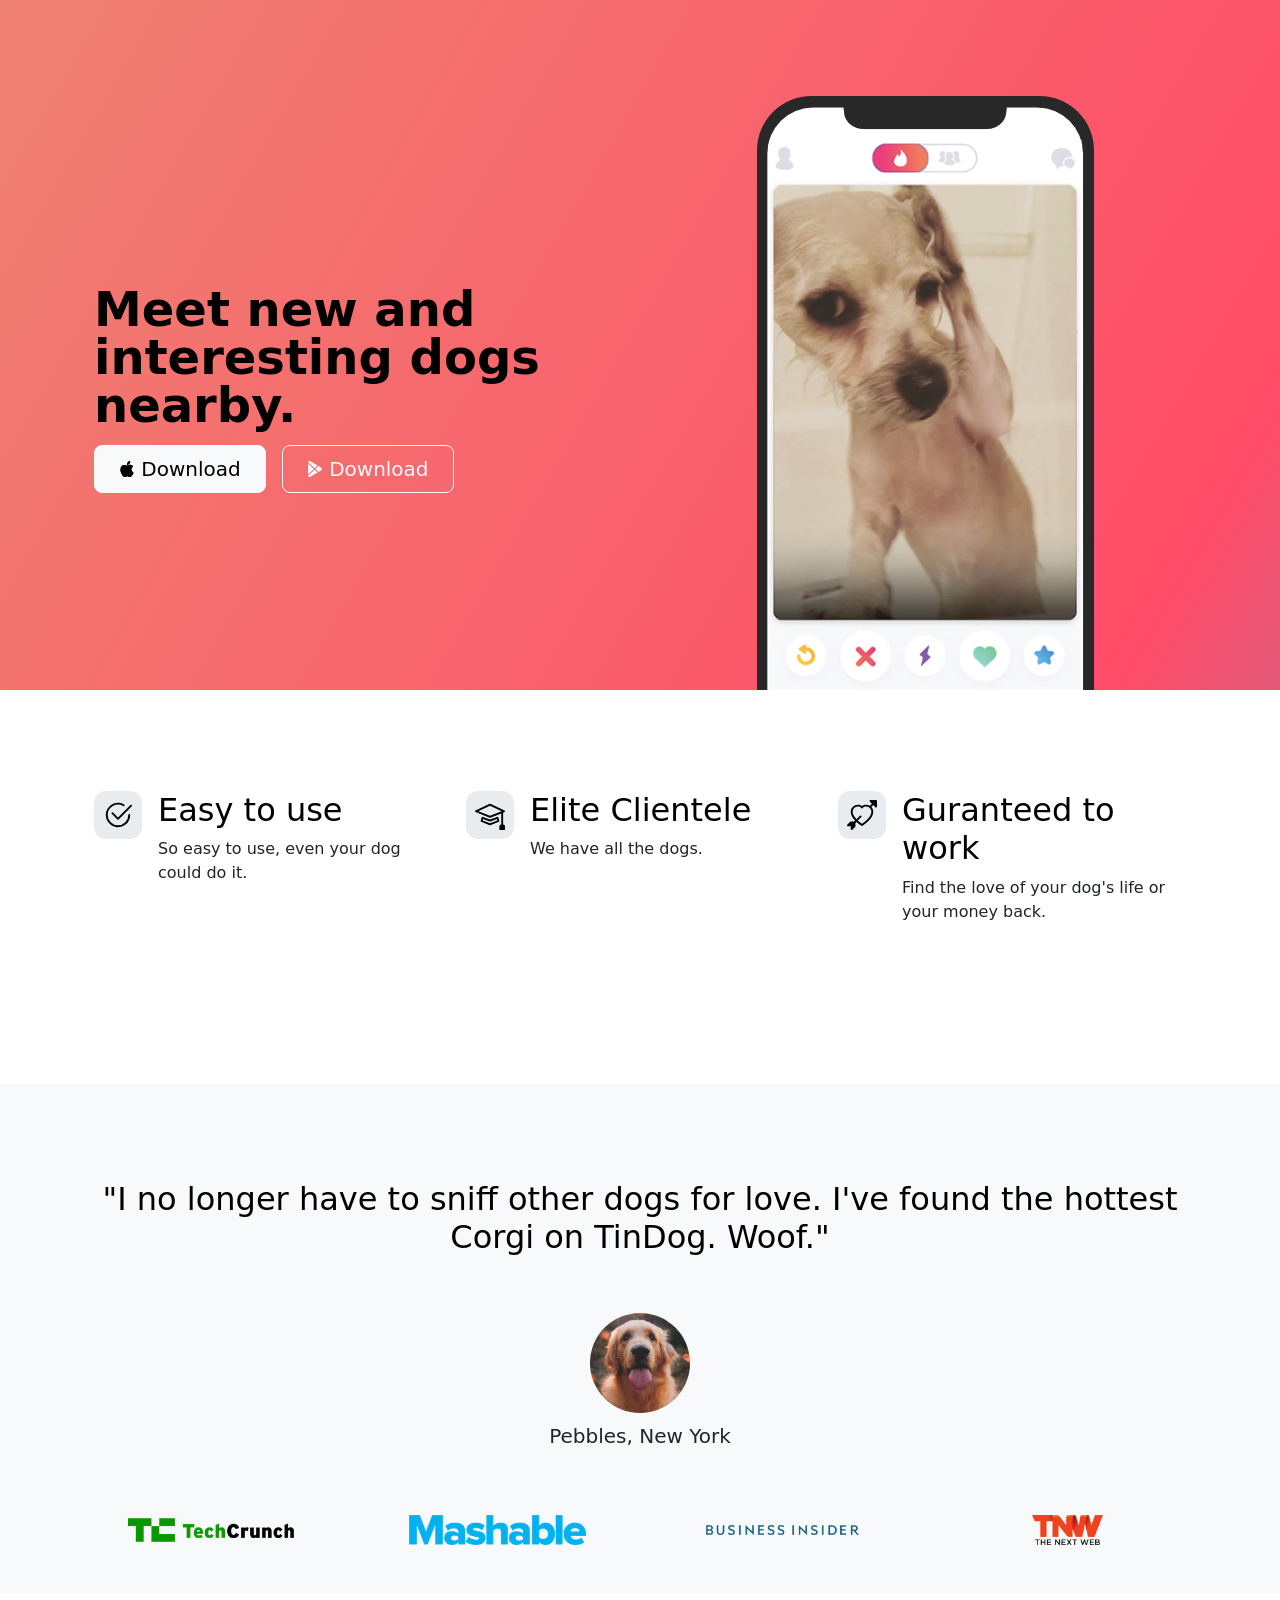
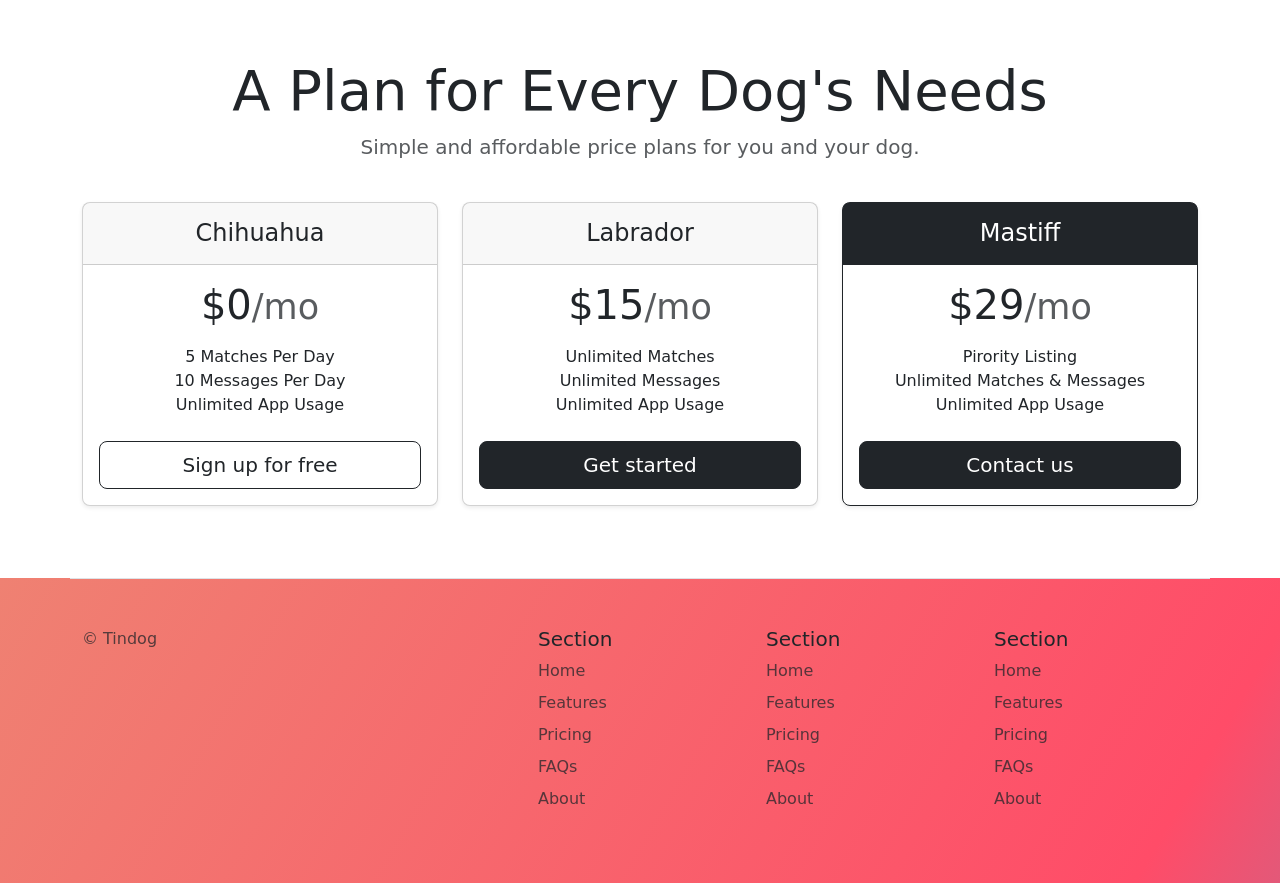
<file: Udemy Course/Extracted Files/11.3 TinDog Project/index.html>
<!DOCTYPE html>
<html lang="en">
  <head>
    <meta charset="UTF-8" />
    <meta name="viewport" content="width=device-width, initial-scale=1.0" />
    <title>TinDog</title>
    <link
      href="https://cdn.jsdelivr.net/npm/bootstrap@5.3.7/dist/css/bootstrap.min.css"
      rel="stylesheet"
      integrity="sha384-LN+7fdVzj6u52u30Kp6M/trliBMCMKTyK833zpbD+pXdCLuTusPj697FH4R/5mcr"
      crossorigin="anonymous"
    />
    <link href="./css/style.css" rel="stylesheet" />
    <style>
      #features {
        margin-top: 5px;
      }
    </style>
  </head>

  <body>
    <!-- Title -->
    <section id="title" class="gradient-background">
      <div class="container col-xxl-8 px-4 pt-5">
        <div class="row flex-lg-row-reverse align-items-center g-5 pt-5">
          <div class="col-10 col-sm-8 col-lg-6">
            <img
              src="./images/iphone.png"
              class="d-block mx-lg-auto img-fluid"
              alt="app demo"
              height="600"
              loading="lazy"
            />
          </div>
          <div class="col-lg-6">
            <h1 class="display-5 fw-bold text-body-emphasis lh-1 mb-3">
              Meet new and interesting dogs nearby.
            </h1>
            <div class="d-grid gap-2 d-md-flex justify-content-md-start">
              <button type="button" class="btn btn-light btn-lg px-4 me-md-2 mb-2">
                <svg
                  xmlns="http://www.w3.org/2000/svg"
                  width="16"
                  height="16"
                  fill="currentColor"
                  class="bi bi-apple mb-1"
                  viewBox="0 0 16 16"
                >
                  <path
                    d="M11.182.008C11.148-.03 9.923.023 8.857 1.18c-1.066 1.156-.902 2.482-.878 2.516.024.034 1.52.087 2.475-1.258.955-1.345.762-2.391.728-2.43Zm3.314 11.733c-.048-.096-2.325-1.234-2.113-3.422.212-2.189 1.675-2.789 1.698-2.854.023-.065-.597-.79-1.254-1.157a3.692 3.692 0 0 0-1.563-.434c-.108-.003-.483-.095-1.254.116-.508.139-1.653.589-1.968.607-.316.018-1.256-.522-2.267-.665-.647-.125-1.333.131-1.824.328-.49.196-1.422.754-2.074 2.237-.652 1.482-.311 3.83-.067 4.56.244.729.625 1.924 1.273 2.796.576.984 1.34 1.667 1.659 1.899.319.232 1.219.386 1.843.067.502-.308 1.408-.485 1.766-.472.357.013 1.061.154 1.782.539.571.197 1.111.115 1.652-.105.541-.221 1.324-1.059 2.238-2.758.347-.79.505-1.217.473-1.282Z"
                  />
                  <path
                    d="M11.182.008C11.148-.03 9.923.023 8.857 1.18c-1.066 1.156-.902 2.482-.878 2.516.024.034 1.52.087 2.475-1.258.955-1.345.762-2.391.728-2.43Zm3.314 11.733c-.048-.096-2.325-1.234-2.113-3.422.212-2.189 1.675-2.789 1.698-2.854.023-.065-.597-.79-1.254-1.157a3.692 3.692 0 0 0-1.563-.434c-.108-.003-.483-.095-1.254.116-.508.139-1.653.589-1.968.607-.316.018-1.256-.522-2.267-.665-.647-.125-1.333.131-1.824.328-.49.196-1.422.754-2.074 2.237-.652 1.482-.311 3.83-.067 4.56.244.729.625 1.924 1.273 2.796.576.984 1.34 1.667 1.659 1.899.319.232 1.219.386 1.843.067.502-.308 1.408-.485 1.766-.472.357.013 1.061.154 1.782.539.571.197 1.111.115 1.652-.105.541-.221 1.324-1.059 2.238-2.758.347-.79.505-1.217.473-1.282Z"
                  />
                </svg>
                Download
              </button>
              <button type="button" class="btn btn-outline-light btn-lg px-4 mb-2">
                <svg
                  xmlns="http://www.w3.org/2000/svg"
                  width="16"
                  height="16"
                  fill="currentColor"
                  class="bi bi-google-play mb-1"
                  viewBox="0 0 16 16"
                >
                  <path
                    d="M14.222 9.374c1.037-.61 1.037-2.137 0-2.748L11.528 5.04 8.32 8l3.207 2.96 2.694-1.586Zm-3.595 2.116L7.583 8.68 1.03 14.73c.201 1.029 1.36 1.61 2.303 1.055l7.294-4.295ZM1 13.396V2.603L6.846 8 1 13.396ZM1.03 1.27l6.553 6.05 3.044-2.81L3.333.215C2.39-.341 1.231.24 1.03 1.27Z"
                  />
                </svg>
                Download
              </button>
            </div>
          </div>
        </div>
      </div>
    </section>

    <!-- Features -->
    <section id="features"></section>
    <div class="container px-4 py-5" id="hanging-icons">
      <div class="row g-4 py-5 row-cols-1 row-cols-lg-3">
        <div class="col d-flex align-items-start">
          <div
            class="icon-square text-body-emphasis bg-body-secondary d-inline-flex align-items-center justify-content-center fs-4 flex-shrink-0 me-3"
          >
            <svg
              xmlns="http://www.w3.org/2000/svg"
              height="30"
              fill="currentColor"
              class="bi bi-check2-circle"
              viewBox="0 0 16 16"
            >
              <path
                d="M2.5 8a5.5 5.5 0 0 1 8.25-4.764.5.5 0 0 0 .5-.866A6.5 6.5 0 1 0 14.5 8a.5.5 0 0 0-1 0 5.5 5.5 0 1 1-11 0z"
              />
              <path
                d="M15.354 3.354a.5.5 0 0 0-.708-.708L8 9.293 5.354 6.646a.5.5 0 1 0-.708.708l3 3a.5.5 0 0 0 .708 0l7-7z"
              />
            </svg>
          </div>
          <div>
            <h3 class="fs-2 text-body-emphasis">Easy to use</h3>
            <p>So easy to use, even your dog could do it.</p>
          </div>
        </div>
        <div class="col d-flex align-items-start">
          <div
            class="icon-square text-body-emphasis bg-body-secondary d-inline-flex align-items-center justify-content-center fs-4 flex-shrink-0 me-3"
          >
            <svg
              xmlns="http://www.w3.org/2000/svg"
              height="30"
              fill="currentColor"
              class="bi bi-mortarboard"
              viewBox="0 0 16 16"
            >
              <path
                d="M8.211 2.047a.5.5 0 0 0-.422 0l-7.5 3.5a.5.5 0 0 0 .025.917l7.5 3a.5.5 0 0 0 .372 0L14 7.14V13a1 1 0 0 0-1 1v2h3v-2a1 1 0 0 0-1-1V6.739l.686-.275a.5.5 0 0 0 .025-.917l-7.5-3.5ZM8 8.46 1.758 5.965 8 3.052l6.242 2.913L8 8.46Z"
              />
              <path
                d="M4.176 9.032a.5.5 0 0 0-.656.327l-.5 1.7a.5.5 0 0 0 .294.605l4.5 1.8a.5.5 0 0 0 .372 0l4.5-1.8a.5.5 0 0 0 .294-.605l-.5-1.7a.5.5 0 0 0-.656-.327L8 10.466 4.176 9.032Zm-.068 1.873.22-.748 3.496 1.311a.5.5 0 0 0 .352 0l3.496-1.311.22.748L8 12.46l-3.892-1.556Z"
              />
            </svg>
          </div>
          <div>
            <h3 class="fs-2 text-body-emphasis">Elite Clientele</h3>
            <p>We have all the dogs.</p>
          </div>
        </div>
        <div class="col d-flex align-items-start">
          <div
            class="icon-square text-body-emphasis bg-body-secondary d-inline-flex align-items-center justify-content-center fs-4 flex-shrink-0 me-3"
          >
            <svg
              xmlns="http://www.w3.org/2000/svg"
              height="30"
              fill="currentColor"
              class="bi bi-arrow-through-heart"
              viewBox="0 0 16 16"
            >
              <path
                fill-rule="evenodd"
                d="M2.854 15.854A.5.5 0 0 1 2 15.5V14H.5a.5.5 0 0 1-.354-.854l1.5-1.5A.5.5 0 0 1 2 11.5h1.793l.53-.53c-.771-.802-1.328-1.58-1.704-2.32-.798-1.575-.775-2.996-.213-4.092C3.426 2.565 6.18 1.809 8 3.233c1.25-.98 2.944-.928 4.212-.152L13.292 2 12.147.854A.5.5 0 0 1 12.5 0h3a.5.5 0 0 1 .5.5v3a.5.5 0 0 1-.854.354L14 2.707l-1.006 1.006c.236.248.44.531.6.845.562 1.096.585 2.517-.213 4.092-.793 1.563-2.395 3.288-5.105 5.08L8 13.912l-.276-.182a21.86 21.86 0 0 1-2.685-2.062l-.539.54V14a.5.5 0 0 1-.146.354l-1.5 1.5Zm2.893-4.894A20.419 20.419 0 0 0 8 12.71c2.456-1.666 3.827-3.207 4.489-4.512.679-1.34.607-2.42.215-3.185-.817-1.595-3.087-2.054-4.346-.761L8 4.62l-.358-.368c-1.259-1.293-3.53-.834-4.346.761-.392.766-.464 1.845.215 3.185.323.636.815 1.33 1.519 2.065l1.866-1.867a.5.5 0 1 1 .708.708L5.747 10.96Z"
              />
            </svg>
          </div>
          <div>
            <h3 class="fs-2 text-body-emphasis">Guranteed to work</h3>
            <p>Find the love of your dog's life or your money back.</p>
          </div>
        </div>
      </div>
    </div>

    <!-- Testimonial -->
    <section id="testimonial"></section>
    <div class="my-5">
      <div class="p-5 text-center bg-body-tertiary">
        <div class="container py-5">
          <h2 class="text-body-emphasis">"I no longer have to sniff other dogs for love. I've found the hottest Corgi on
            TinDog. Woof."</h2>
          <img class="profile-img mt-5" src="./images/dog-img.jpg" alt="dog image">
          <p class="col-lg-8 mx-auto lead mt-2">
            Pebbles, New York
          </p>
        </div>

        <div class="container">
          <div class="row">
            <div class="col-lg-3 col-sm-12">
              <img src="./images/techcrunch.png" alt="techcrunch" height="30">
            </div>
            <div class="col-lg-3 col-sm-12">
              <img src="./images/mashable.png" alt="mashable" height="30">
            </div>
            <div class="col-lg-3 col-sm-12">
              <img src="./images/bizinsider.png" alt="bizinsider" height="30">
            </div>
            <div class="col-lg-3 col-sm-12">
              <img src="./images/tnw.png" alt="tnw" height="30">
            </div>
          </div>
        </div>
      </div>
    </div>

    <!-- Pricing -->
    <section id="pricing">
    <div class="container">
      <div class="pricing-header p-3 pb-md-4 mx-auto text-center">
        <h2 class="display-4 fw-normal">A Plan for Every Dog's Needs</h2>
        <p class="fs-5 text-body-secondary">Simple and affordable price plans for you and your dog.
      </div>
      <div class="row row-cols-1 row-cols-md-3 mb-3 text-center">
        <div class="col">
          <div class="card mb-4 rounded-3 shadow-sm">
            <div class="card-header py-3">
              <h4 class="my-0 fw-normal">Chihuahua</h4>
            </div>
            <div class="card-body">
              <h1 class="card-title pricing-card-title">$0<small class="text-body-secondary fw-light">/mo</small></h1>
              <ul class="list-unstyled mt-3 mb-4">
                <li>5 Matches Per Day</li>
                <li>10 Messages Per Day</li>
                <li>Unlimited App Usage</li>
              </ul>
              <button type="button" class="w-100 btn btn-lg btn-outline-dark">Sign up for free</button>
            </div>
          </div>
        </div>
        <div class="col">
          <div class="card mb-4 rounded-3 shadow-sm">
            <div class="card-header py-3">
              <h4 class="my-0 fw-normal">Labrador</h4>
            </div>
            <div class="card-body">
              <h1 class="card-title pricing-card-title">$15<small class="text-body-secondary fw-light">/mo</small></h1>
              <ul class="list-unstyled mt-3 mb-4">
                <li>Unlimited Matches</li>
                <li>Unlimited Messages</li>
                <li>Unlimited App Usage</li>
              </ul>
              <button type="button" class="w-100 btn btn-lg btn-dark">Get started</button>
            </div>
          </div>
        </div>
        <div class="col">
          <div class="card mb-4 rounded-3 shadow-sm border-dark">
            <div class="card-header py-3 text-bg-dark border-dark">
              <h4 class="my-0 fw-normal">Mastiff</h4>
            </div>
            <div class="card-body">
              <h1 class="card-title pricing-card-title">$29<small class="text-body-secondary fw-light">/mo</small></h1>
              <ul class="list-unstyled mt-3 mb-4">
                <li>Pirority Listing</li>
                <li>Unlimited Matches & Messages</li>
                <li>Unlimited App Usage</li>
              </ul>
              <button type="button" class="w-100 btn btn-lg btn-dark">Contact us</button>
            </div>
          </div>
        </div>
      </div>
    </div>
</section>
    <!-- Footer -->
    <section id="footer" class="gradient-background">
    <div class="container ">
      <footer class="row row-cols-1 row-cols-sm-2 row-cols-md-5 py-5 mt-5 border-top">
        <div class="col mb-3">

          <p class="text-body-secondary">© Tindog</p>
        </div>

        <div class="col mb-3">

        </div>

        <div class="col mb-3">
          <h5>Section</h5>
          <ul class="nav flex-column">
            <li class="nav-item mb-2"><a href="#" class="nav-link p-0 text-body-secondary">Home</a></li>
            <li class="nav-item mb-2"><a href="#" class="nav-link p-0 text-body-secondary">Features</a></li>
            <li class="nav-item mb-2"><a href="#" class="nav-link p-0 text-body-secondary">Pricing</a></li>
            <li class="nav-item mb-2"><a href="#" class="nav-link p-0 text-body-secondary">FAQs</a></li>
            <li class="nav-item mb-2"><a href="#" class="nav-link p-0 text-body-secondary">About</a></li>
          </ul>
        </div>

        <div class="col mb-3">
          <h5>Section</h5>
          <ul class="nav flex-column">
            <li class="nav-item mb-2"><a href="#" class="nav-link p-0 text-body-secondary">Home</a></li>
            <li class="nav-item mb-2"><a href="#" class="nav-link p-0 text-body-secondary">Features</a></li>
            <li class="nav-item mb-2"><a href="#" class="nav-link p-0 text-body-secondary">Pricing</a></li>
            <li class="nav-item mb-2"><a href="#" class="nav-link p-0 text-body-secondary">FAQs</a></li>
            <li class="nav-item mb-2"><a href="#" class="nav-link p-0 text-body-secondary">About</a></li>
          </ul>
        </div>

        <div class="col mb-3">
          <h5>Section</h5>
          <ul class="nav flex-column">
            <li class="nav-item mb-2"><a href="#" class="nav-link p-0 text-body-secondary">Home</a></li>
            <li class="nav-item mb-2"><a href="#" class="nav-link p-0 text-body-secondary">Features</a></li>
            <li class="nav-item mb-2"><a href="#" class="nav-link p-0 text-body-secondary">Pricing</a></li>
            <li class="nav-item mb-2"><a href="#" class="nav-link p-0 text-body-secondary">FAQs</a></li>
            <li class="nav-item mb-2"><a href="#" class="nav-link p-0 text-body-secondary">About</a></li>
          </ul>
        </div>
      </footer>
    </div>
  </section>
</body>

</html>
</file>
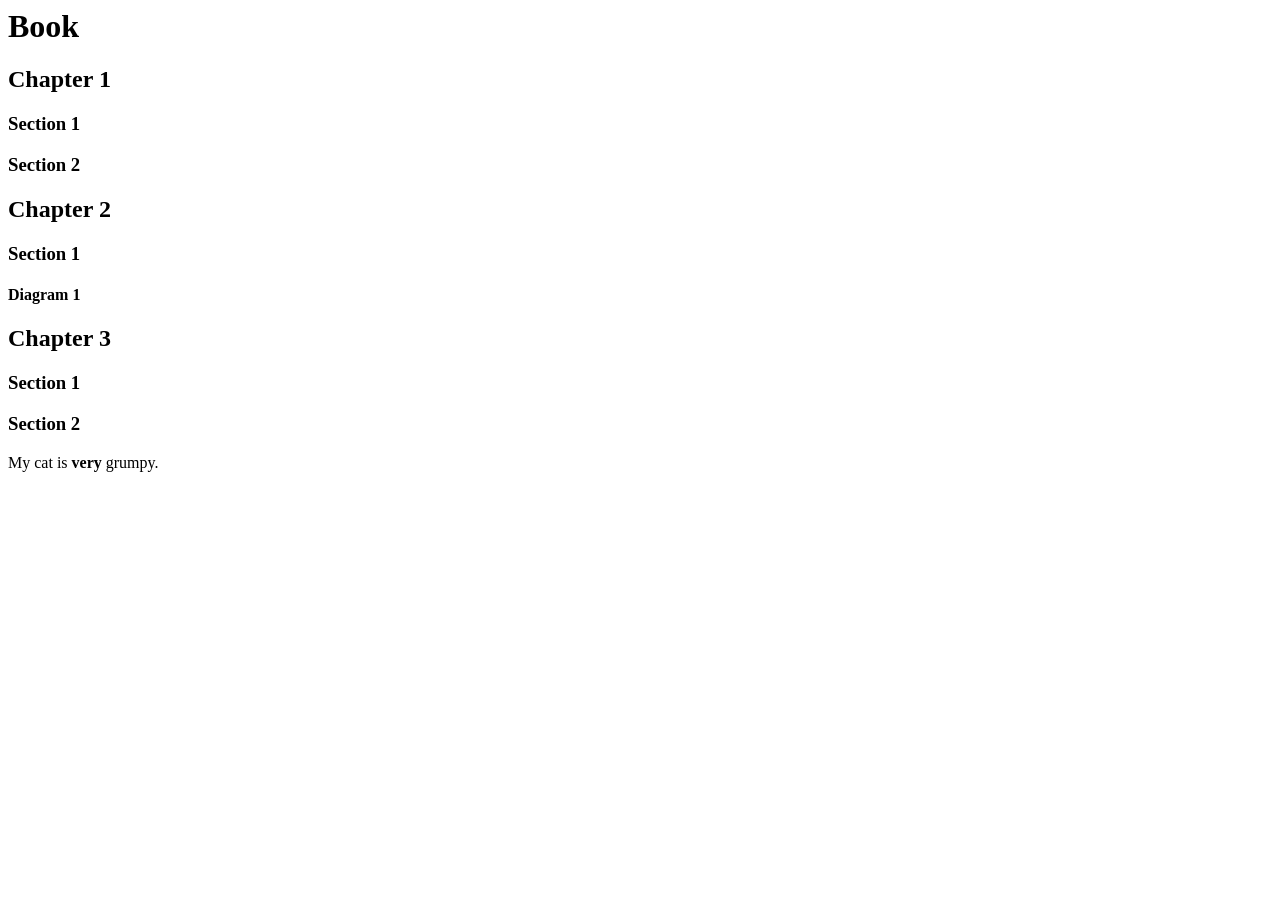
<file: Udemy Course/Extracted Files/2.1 Heading Element/index.html>
<html>
    <h1 >
      Book
    </h1>
      <h2>Chapter 1 </h2>
        <h3>Section 1</h3> 
        <h3>Section 2</h3>
      <h2>Chapter 2</h2>
        <h3>Section 1</h3> 
          <h4> Diagram 1</h4>
      <h2>Chapter 3</h2>
        <h3>Section 1</h3>
        <h3>Section 2</h3>
      <p>My cat is <b>very</b> grumpy.</p>
</html>
</file>
<file: My own Projects/Capstone Project 1/styling.css>
/* Layout Container */
.container {
  max-width: 800px;
  margin: auto;
  padding: 20px;
}

/* Fonts and Body Styling */
body {
  font-family: "Poppins", sans-serif;
  background-color: #f9f9f9;
  color: #222;
}

/* Heading Fonts */
h1, h2 {
  font-family: "Prosto One", sans-serif;
}

h1 {
  text-align: center;
}

h2 {
  margin-top: 30px;
}

/* Image Styling */
img[src] {
  border: 2px solid black;
  display: block;
  margin: 0 auto;
}

/* Skills & Education Sections */
.skills,
.education-list {
  background-color: #f2f7ff;
  padding: 10px;
  margin-bottom: 10px;
  border-radius: 8px;
  font-size: 1rem;
  line-height: 1.5;
}
.projects{
    text-align: center;
    font-size: 2rem;
    margin-top: 40px;
    margin-bottom: 20px;
    color: #333;
}
.project-section{   
   background-color: #ffffff;
  padding: 15px;
  border: 1px solid #ddd;
  border-radius: 8px;
  margin-bottom: 20px;
  box-shadow: 0 2px 5px rgba(0,0,0,0.05);
}
.project-section h3{
    text-align: center;
    font-family: "Prosto One", sans-serif;
    margin-bottom: 10px;
}
.project-section a{
  color: #0066cc;
  text-decoration: none;
  font-weight: bold;
}
.project-link{
    text-align: center;
    margin-top: 15px;
}
.project-link a{
    display: inline-block;
    background-color: #007bff;
    color: white;
    padding: 10px 20px;
    border-radius: 6px;
    text-decoration: none;
    font-weight: bold;
    transition: background-color 0.3 ease;
}
.project-link a:hover {
  background-color: #0056b3;
}
</file>
<file: My own Projects/FlexBox-Exercise/styling.css>
body {
  font-family: sans-serif;
  padding: 2rem;
  background-color: #f2f2f2;
}

h1 {
  text-align: center;
  margin-bottom: 2rem;
}

.flex-container {
  display: flex;
  gap: 1rem;
  background: #fff;
  padding: 1rem;
  border-radius: 10px;
}

.card {
  padding: 2rem;
  color: white;
  text-align: center;
  border-radius: 5px;
  min-width: 100px;
  max-width: 300px;
}

/* Each card with different flex settings */

.card1 {
  background: #3498db;
  flex: 1 1 150px; /* grow 1, shrink 1, base 150px */
}

.card2 {
  background: #e67e22;
  flex: 2 1 600px; /* grows faster */
}

.card3 {
  background: #2ecc71;
  flex: 0 0 100px;

}
</file>
<file: My own Projects/Fun Website/style.css>
* {
    box-sizing: border-box;
    margin: 0;
    padding: 0;
}

html {
  scroll-behavior: smooth;
}


body {
  font-family: 'Segoe UI', sans-serif;
  background-color: #f0f0f0;
  height: 100vh;
   margin-bottom: 50px;
}

.navbar-brand {
  font-weight: bold;
  font-size: 1.5rem;
}

.navbar-nav .nav-link {
  color: white;
  font-weight: 500;
  transition: color 0.3s;
}

.navbar-nav .nav-link:hover {
  color: #00ffff; /* or any color you like on hover */
}

.hover-scale {
  transition: transform 0.3s ease;
}
.hover-scale:hover {
  transform: scale(1.05);
}


.main-content {
  display: flex ;
  flex-direction: column;
  justify-content: center;
  align-items: center;
  padding-top: 50px ;
}

.content-box {
      display: flex;
      flex-direction: column;
      align-items: center;
      justify-content: center;
      text-align: center;
      padding: 2rem;
      background-color: white;
      box-shadow: 0 0 15px  rgba(0, 0, 0, 1);
      border-radius: 15px;
      width: 90%;
      margin-bottom: 10rem;
    }

.mood-buttons{
    display: flex;
    flex-wrap: wrap;
    justify-content: center;
    gap: 1rem;
    margin-top: 1.5rem;;
}

.mood{
    padding: 1rem 1.5rem;
    background-color: aqua;
    border: none;
    border-radius: 8px;
    text-decoration: none;
    color: black;
    font-size: 1rem;
}


#happy {
  background-color: #ffe066;
}

#sad {
    background-color: brown;
}

#angry {
  background-color: #ff6b6b;
}

#anxious {
  background-color: grey;
}

#stressed {
  background-color: aqua;
}

#lost {
  background-color: #333;
}

.mood-display {
  margin-top: 2rem;
  font-size: 1.5rem;
  font-weight: bold;
  color: #333;
}

.mood:hover {
  opacity: 0.9;
  transform: scale(1.05);
  transition: all 0.2s ease-in-out;
}
</file>
<file: My own Projects/Idea-Vault/styling.css>
/* General styling */
* {
  margin: 0;
  padding: 0;
  box-sizing: border-box;
}

body {
  background-color: rgb(225, 270, 200) ;
  font-family: sans-serif;
}

/* Container */
.container {
  width: 90%;
  max-width: 1000px;
  margin: 30px auto;
}

/* Header */
h1 {
  text-align: center;
  border: 2px solid black;
  border-radius: 10px;
  padding: 10px;
  margin-bottom: 30px;
}

/* Layout */
.main {
  display: inline-block;
  width: 100%;
}

/* Left column */
.left {
  width: 45%;
  float: left;
  padding: 10px;
}

.category {
  background-color: beige;
  border: 1px solid #ddd;
  border-radius: 10px;
  padding: 15px;
  margin-bottom: 20px;
}

.left ul {
  margin-top: 5px;
  margin-left: 5px;
}

/* Right column */
.right {
  width: 50%;
  float: right;
  padding: 10px;
  margin-bottom: 40px;
}

textarea {
  width: 100%;
  height: 200px;
  padding: 10px ;
  border-radius: 15px;
  border: 2px solid rgb(24, 8, 8);
  font-family: inherit;
}

.category textarea{
  background-color: beige;
  width: 100%;
  height: 70px;
  padding: 10px ;
  border-radius: 15px;
  border: 1px solid black;
  margin-bottom: 10px;
  display: block;
}

.inputs{
  width : 100%;
  padding: 8px;
  margin-bottom: 8px;
  height: 30px;
  text-align: center;
  border: 1px solid #aaa;
  border-radius: 10px;
}

footer {
  text-align: center;
  margin-top: 40px;
  margin-bottom: 20px;
  color: #777;
  font-size: 0.9rem;
}
</file>
<file: My own Projects/Personal_Website/style.css>
/* Reset + Base */
* {
  margin: 0;
  padding: 0;
  box-sizing: border-box;
}
body {
  font-family: 'Segoe UI', sans-serif;
  background-color: #fefefe;
  color: #111;
  line-height: 1.6;
}

/* Navbar */
.navbar {
  display: flex;
  justify-content: space-between;
  align-items: center;
  padding: 20px 40px;
  background-color: white;
  box-shadow: 0 2px 10px rgba(0,0,0,0.05);
  position: sticky;
  top: 0;
}
.logo {
  font-weight: bold;
  font-style: italic;
  font-size: 1.4rem;
}
.nav-links {
  list-style: none;
  display: flex;
  gap: 30px;
}
.nav-links a {
  text-decoration: none;
  color: #111;
  font-weight: 500;
}

/* Hero Section */
.hero {
  text-align: center;
  padding: 100px 20px;
  background-color: #f9fafb;
}
.hero h1 {
  font-size: 3rem;
  margin-bottom: 20px;
}
.hero p {
  font-size: 1.25rem;
  max-width: 600px;
  margin: 0 auto 40px;
  color: #444;
}
.cta {
  padding: 12px 24px;
  background-color: black;
  color: white;
  text-decoration: none;
  border-radius: 4px;
  font-weight: bold;
}

.about-me {
  padding: 60px 20px;
  background-color: #f0f0f0;
  text-align: center;
  display: flex;
  flex-direction: column;
  justify-content: center;
  align-items: center;
  gap: 20px;
}

.about-me h2 {
  font-size: 2.5rem;
  margin-bottom: 10px;
  color: #222;
}

.about-me p {
  max-width: 800px;
  margin: 20px auto;
  color: #333;
  font-size: 1.1rem;
}

.web-projects {
  padding: 60px 20px;
  background-color: white;
}   

.web-projects ul {
  list-style: none;
  padding: 0;
}
.project-list {
  text-align: center;
  display: grid;
  
}

.intro-pic {
  display: flex;
  justify-content: center;
  align-items: center;

  border-radius: 8px;
  box-shadow: 0 2px 10px rgba(0,0,0,0.1);}
}
</file>
<file: My own Projects/Quote/styling.css>
/* General Reset & Background */
* {
  margin: 0;
  padding: 0;
  box-sizing: border-box; 
} 

/*what is box sizing?*/

body {
  font-family: 'Segoe UI', Tahoma, Geneva, Verdana, sans-serif;
  background-color: #f9fdfc;
  color: #333; 
  line-height: 1.6; /*what is line height?*/
}

/* Centering and Padding */
.container {
  max-width: 600px;
  margin: 0 auto;
  padding: 30px 20px;
}

/* Headings */
h1 {
  text-align: center;
  color: #007bff;
  margin-bottom: 10px;
}

h2 {
  color: #333;
  margin-bottom: 10px;
}

/* Quote Styling */
blockquote {
  background-color: #e6f0ff;
  padding: 15px 20px;
  border-left: 5px solid #007bff;
  border-radius: 7px;
  margin: 15px 0 30px;
}

blockquote p {
  font-style: italic;
  font-size: 1.1rem;
}

blockquote footer { /* what is this combining of css selectors called ?*/
  text-align: right;
  font-size: 0.9rem;
  color: #555;
  margin-top: 8px;
}

/* Goals Section */
.goals ul {
  list-style-type: none;
  padding-left: 0;
  margin-bottom: 30px;
} /*I dont understand this section ?*/

.goal {
  background-color: #fff;
  padding: 10px 15px;
  border: 1px solid #cce5ff;
  border-radius: 6px;
  margin-bottom: 10px;
  box-shadow: 1px 2px 5px rgba(0, 0, 0, 0.05); /*dont understand this line*/
}

/* Timer Section */
.timer-section {
  text-align: center;
  background-color: #f2f7ff;
  padding: 20px;
  border-radius: 15px;
  box-shadow: 0 5px 15px rgba(0, 0, 0, 0.1); /*dont undersand this line*/
}

.timer-box {
  font-size: 48px;
  font-weight: bold;
  color: #333;
  margin: 20px 0;
  padding: 15px;
  background-color: white;
  border: 3px solid #007bff;
  border-radius: 10px;
}

/* Button Styling */
.start-btn {
  background-color: #007bff;
  color: white;
  border: none;
  padding: 12px 24px;
  font-size: 16px;
  border-radius: 8px;
  cursor: pointer; /*what is that*/
  transition: background-color 0.3s ease; /*what is that*/
}

.start-btn:hover {
  background-color: #0056b3;
}
/* dont understand the .start-btn:hover section*/
/* Footer */
.footer {
  text-align: center;
  margin-top: 40px;
  font-size: 0.9rem;
  color: #777;
}
</file>
<file: My own Projects/Recipe-Cards/styling.css>
body {
    font-family: Arial, sans-serif;
    margin: 0;
    padding: 0;
    background-color: #f4f4f4;
}
header {
    background-color: #4CAF50;
    color: white;
    text-align: center;
    padding: 15px;
}
.card {
    width: 250px;
    margin: 20px auto;
    background-color: white;
    padding: 15px;
    border-radius: 5px;
    box-shadow: 0 2px 5px rgba(0, 0, 0, 0.1);
}
.card h2 {
    color: #4CAF50;
}
.card p {
    font-size: 14px;
    color: #666;
}
</file>
<file: Udemy Course/Extracted Files/11.3 TinDog Project/css/style.css>
.gradient-background {
  background: linear-gradient(300deg, #00bfff, #ff4c68, #ef8172);
  background-size: 180% 180%;
  animation: gradient-animation 18s ease infinite;
}

@keyframes gradient-animation {
  0% {
    background-position: 0% 50%;
  }
  50% {
    background-position: 100% 50%;
  }
  100% {
    background-position: 0% 50%;
  }
}

.icon-square {
  width: 3rem;
  height: 3rem;
  border-radius: 0.75rem;
}

.profile-img {
  height: 100px;
  border-radius: 50%;
}

.feature-icon {
    width: 4rem;
    height: 4rem;
    border-radius: .75rem;
}
</file>
